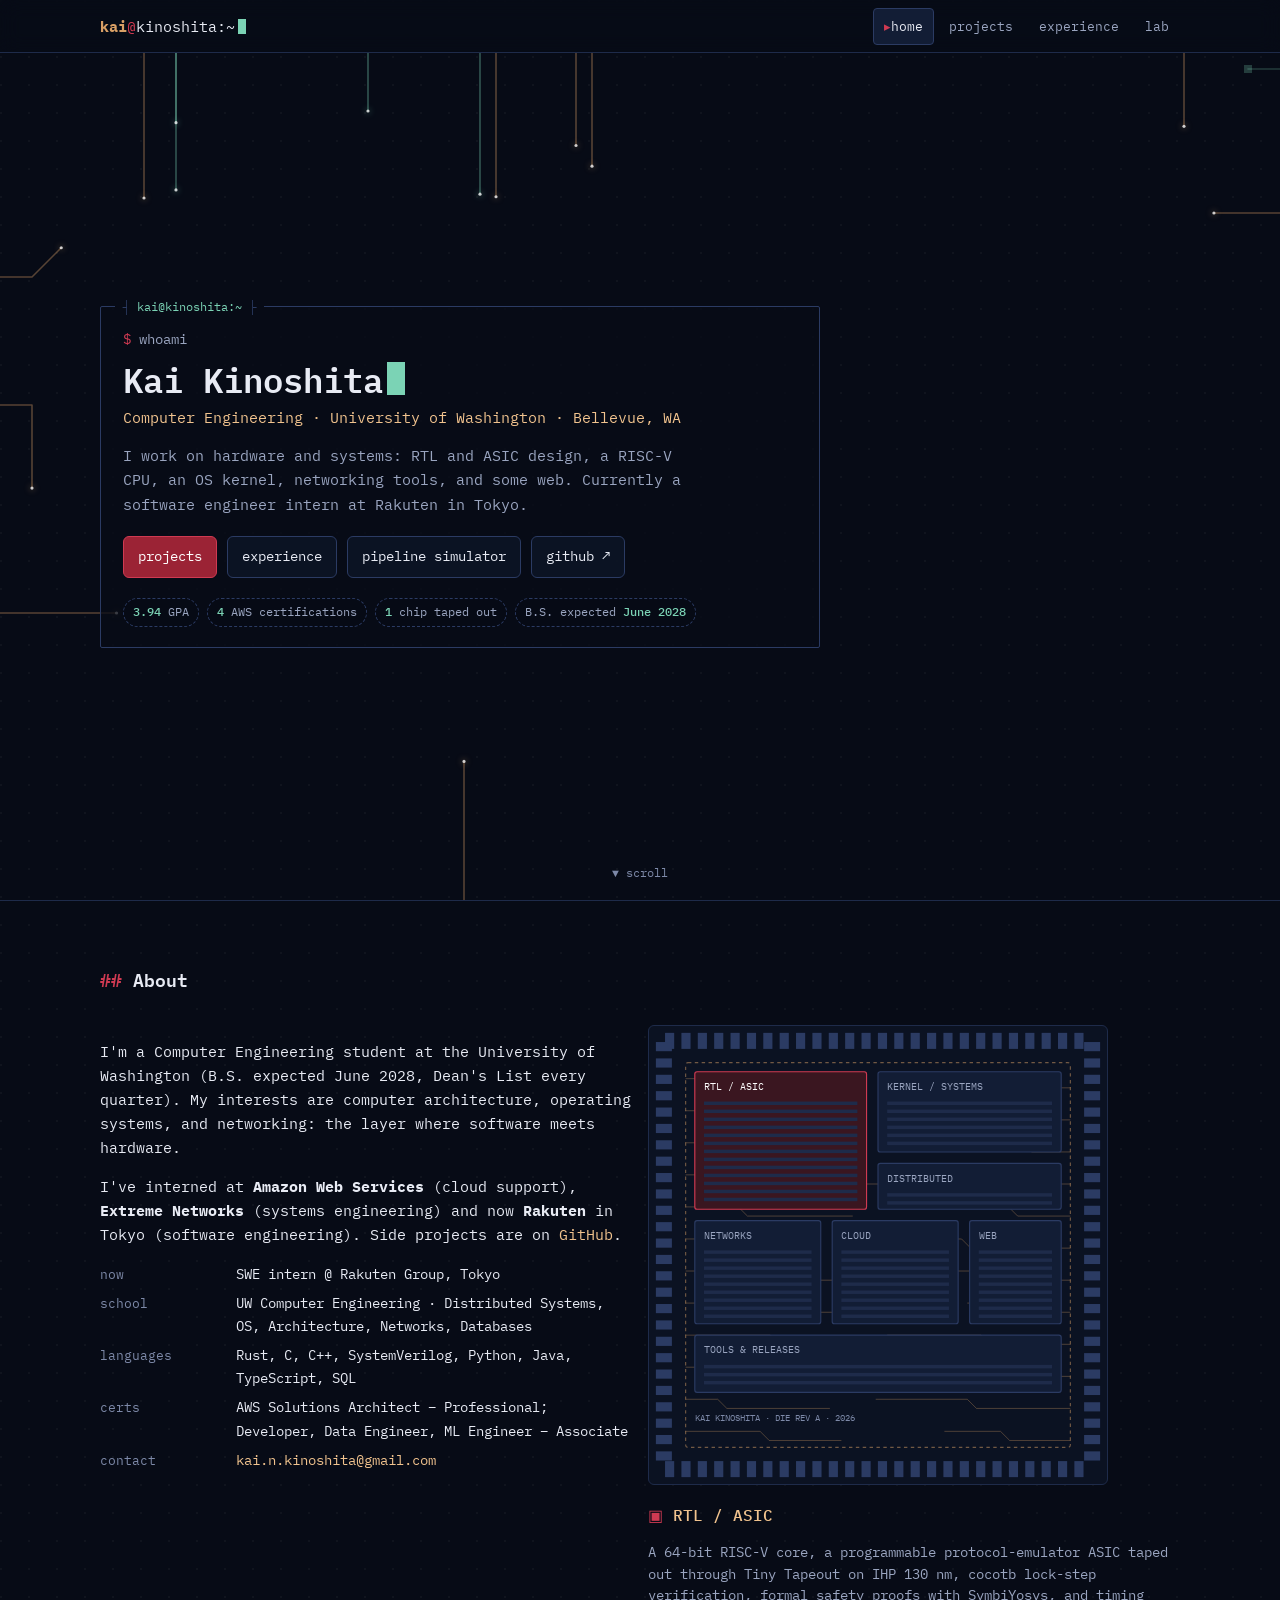
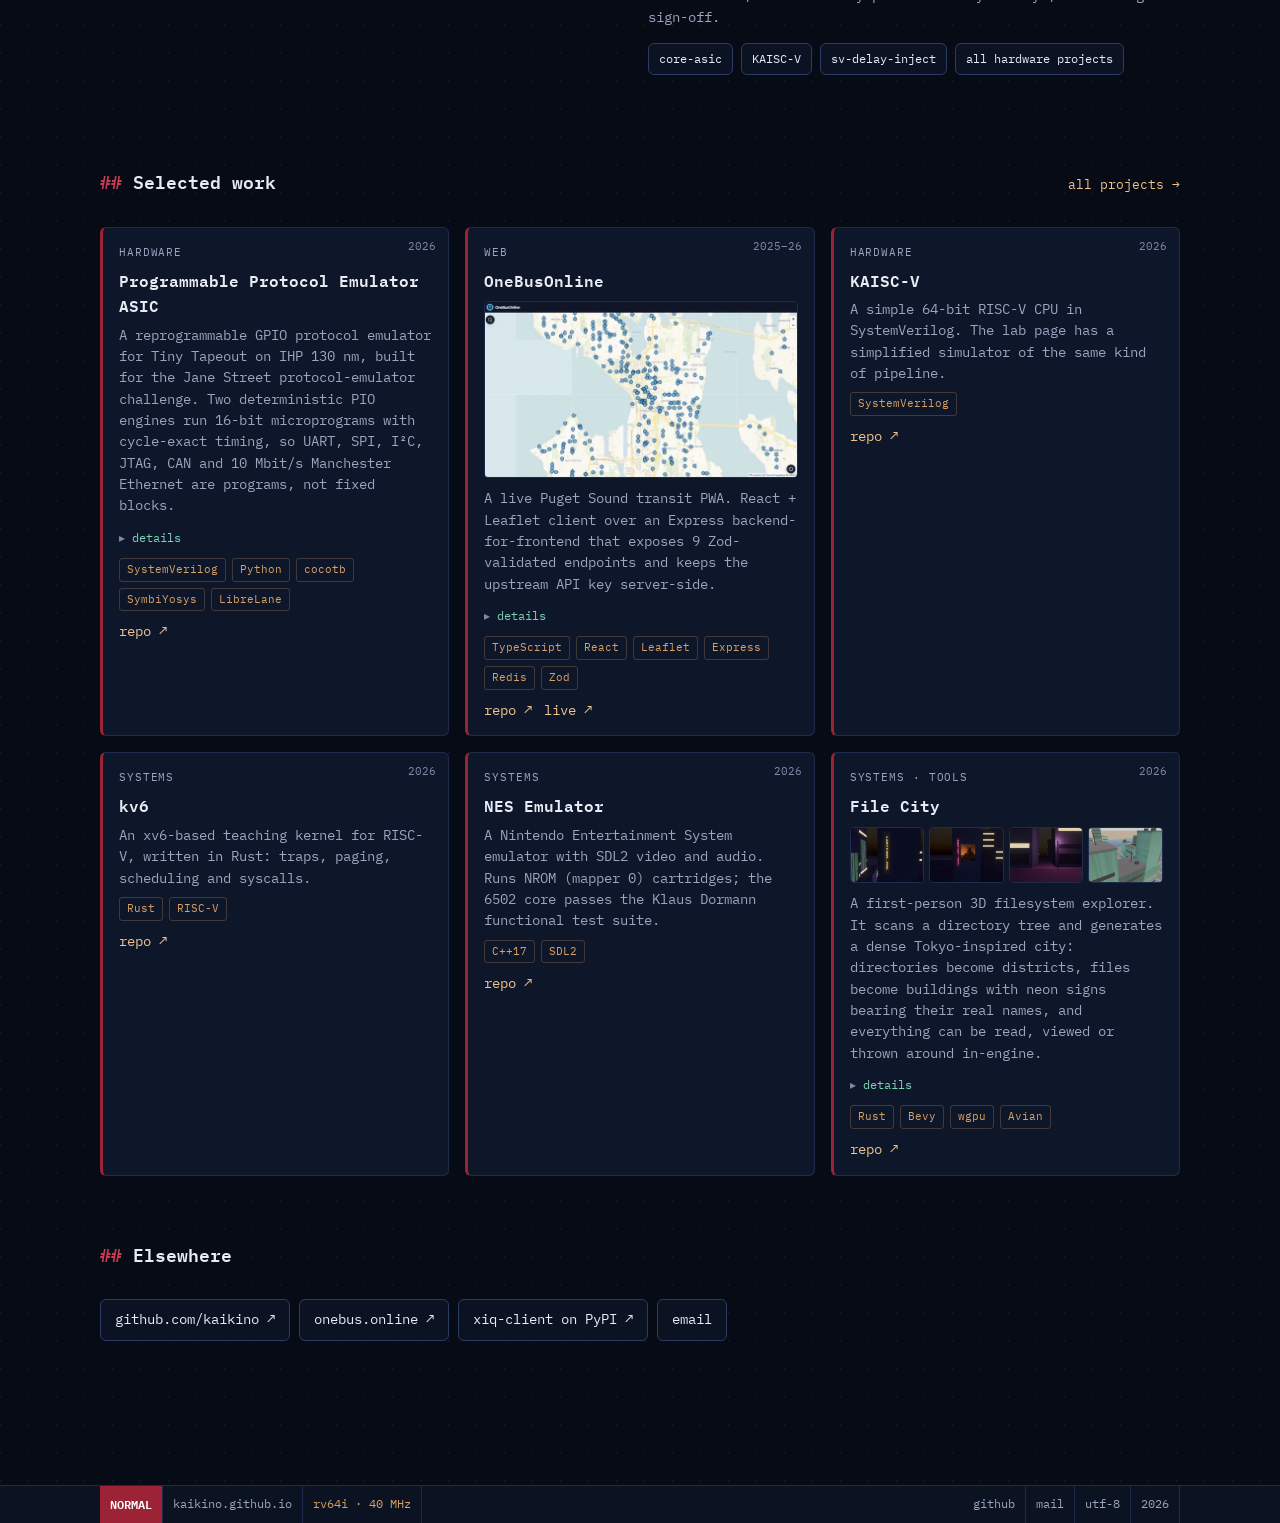
<file: index.html>
<!doctype html>
<html lang="en" class="no-js">
<head>
<!-- head -->
<meta charset="utf-8">
<meta name="viewport" content="width=device-width,initial-scale=1">
<title>Kai Kinoshita</title>
<meta name="description" content="Kai Kinoshita — Computer Engineering student at the University of Washington. Hardware, systems and networking projects, internships, and a RISC-V pipeline simulator.">
<link rel="canonical" href="https://kaikino.github.io/">
<meta name="theme-color" content="#070b16">
<meta property="og:type" content="website"><meta property="og:site_name" content="Kai Kinoshita">
<meta property="og:title" content="Kai Kinoshita"><meta property="og:description" content="Kai Kinoshita — Computer Engineering student at the University of Washington. Hardware, systems and networking projects, internships, and a RISC-V pipeline simulator.">
<meta property="og:url" content="https://kaikino.github.io/"><meta property="og:image" content="https://kaikino.github.io/assets/og.png">
<meta property="og:image:width" content="1200"><meta property="og:image:height" content="630">
<meta property="og:image:alt" content="Kai Kinoshita — Computer Engineering, University of Washington">
<meta name="twitter:card" content="summary_large_image"><meta name="twitter:title" content="Kai Kinoshita">
<meta name="twitter:description" content="Kai Kinoshita — Computer Engineering student at the University of Washington. Hardware, systems and networking projects, internships, and a RISC-V pipeline simulator."><meta name="twitter:image" content="https://kaikino.github.io/assets/og.png">
<link rel="icon" href="/assets/favicon.svg" type="image/svg+xml">
<link rel="preconnect" href="https://fonts.googleapis.com"><link rel="preconnect" href="https://fonts.gstatic.com" crossorigin>
<link rel="stylesheet" href="https://fonts.googleapis.com/css2?family=IBM+Plex+Mono:wght@400;500;600&display=swap" media="print" onload="this.media='all'">
<noscript><link rel="stylesheet" href="https://fonts.googleapis.com/css2?family=IBM+Plex+Mono:wght@400;500;600&display=swap"></noscript>
<link rel="stylesheet" href="/assets/style.css">
<script>document.documentElement.classList.remove('no-js')</script>
<!-- /head -->
<script type="application/ld+json">
{"@context":"https://schema.org","@type":"Person","name":"Kai Kinoshita","url":"https://kaikino.github.io/","email":"mailto:kai.n.kinoshita@gmail.com","image":"https://avatars.githubusercontent.com/u/44986338","jobTitle":"Software Engineer Intern","worksFor":{"@type":"Organization","name":"Rakuten Group, Inc."},"affiliation":{"@type":"CollegeOrUniversity","name":"University of Washington"},"address":{"@type":"PostalAddress","addressLocality":"Bellevue","addressRegion":"WA","addressCountry":"US"},"sameAs":["https://github.com/kaikino"],"knowsAbout":["Computer Engineering","RISC-V","SystemVerilog","ASIC design","Operating systems","Distributed systems","Computer networks","AWS","Rust","C++","Python","TypeScript"]}
</script>
</head>
<body>
<!-- nav -->
<a class="skip" href="#main">skip to content</a>
<header class="top"><div class="wrap">
  <a class="brand" href="/" aria-label="kai@kinoshita, home"><b>kai</b><span class="at">@</span>kinoshita<span class="full">:~</span><span class="cur" aria-hidden="true"></span></a>
  <nav class="nav" aria-label="Main"><a href="/index.html" class="active" aria-current="page">home</a><a href="/projects.html">projects</a><a href="/experience.html">experience</a><a href="/lab.html">lab</a></nav>
</div></header>
<!-- /nav -->
<main id="main">
<section class="hero" aria-labelledby="hero-h">
  <canvas id="traces" aria-hidden="true"></canvas>
  <div class="wrap">
    <div class="tui">
      <span class="ttl">kai@kinoshita:~</span>
      <div class="eyebrow">whoami</div>
      <h1 id="hero-h">Kai Kinoshita<span class="cur" aria-hidden="true"></span></h1>
      <p class="sub">Computer Engineering · University of Washington · Bellevue, WA</p>
      <p class="lede">I work on hardware and systems: RTL and ASIC design, a RISC-V CPU, an OS kernel, networking tools, and some web. Currently a software engineer intern at Rakuten in Tokyo.</p>
      <div class="cta">
        <a class="btn primary" href="/projects.html">projects</a>
        <a class="btn" href="/experience.html">experience</a>
        <a class="btn" href="/lab.html">pipeline simulator</a>
        <a class="btn" href="https://github.com/kaikino" target="_blank" rel="noopener">github ↗</a>
      </div>
      <ul class="chips" aria-label="Quick facts">
        <li class="chip"><b>3.94</b> GPA</li>
        <li class="chip"><b>4</b> AWS certifications</li>
        <li class="chip"><b>1</b> chip taped out</li>
        <li class="chip">B.S. expected <b>June 2028</b></li>
      </ul>
    </div>
  </div>
  <div class="scrollhint" aria-hidden="true">▼ scroll</div>
</section>

<section class="block" id="about" aria-labelledby="about-h">
  <div class="wrap">
    <div class="sec-head"><h2 id="about-h"><span class="num" aria-hidden="true">01</span>About</h2></div>
    <div class="grid c2">
      <div>
        <p>I'm a Computer Engineering student at the University of Washington (B.S. expected June 2028, Dean's List every quarter). My interests are computer architecture, operating systems, and networking: the layer where software meets hardware.</p>
        <p>I've interned at <b>Amazon Web Services</b> (cloud support), <b>Extreme Networks</b> (systems engineering) and now <b>Rakuten</b> in Tokyo (software engineering). Side projects are on <a href="https://github.com/kaikino" target="_blank" rel="noopener">GitHub</a>.</p>
        <dl class="kv">
          <dt>now</dt><dd>SWE intern @ Rakuten Group, Tokyo</dd>
          <dt>school</dt><dd>UW Computer Engineering · Distributed Systems, OS, Architecture, Networks, Databases</dd>
          <dt>languages</dt><dd>Rust, C, C++, SystemVerilog, Python, Java, TypeScript, SQL</dd>
          <dt>certs</dt><dd>AWS Solutions Architect – Professional; Developer, Data Engineer, ML Engineer – Associate</dd>
          <dt>contact</dt><dd><a href="mailto:kai.n.kinoshita@gmail.com">kai.n.kinoshita@gmail.com</a></dd>
        </dl>
      </div>
      <div class="floor">
        <svg id="die" class="die js-only" viewBox="0 0 400 400" role="group" aria-label="Chip floorplan of skill areas. Each block is a button that describes an area."></svg>
        <div id="floor-info" class="floor-info muted small" aria-live="polite">
          <noscript>Skill areas: RTL / ASIC, kernel and systems, distributed systems, networks, cloud, web, tools. See <a href="/projects.html">projects</a>.</noscript>
          <span class="js-only">hover or focus a block for details</span>
        </div>
      </div>
    </div>
  </div>
</section>

<section class="block" id="featured" style="padding-top:0" aria-labelledby="work-h">
  <div class="wrap">
    <div class="sec-head"><h2 id="work-h"><span class="num" aria-hidden="true">02</span>Selected work</h2><a class="more" href="/projects.html">all projects →</a></div>
    <div class="grid c3" id="featured-grid">
<!-- featured -->
<article class="card feat" data-tags="hardware">
    <div class="tag">hardware</div><span class="corner">2026</span>
    <h3><a href="https://github.com/kaikino/core-asic" target="_blank" rel="noopener">Programmable Protocol Emulator ASIC</a></h3><p>A reprogrammable GPIO protocol emulator for Tiny Tapeout on IHP 130 nm, built for the Jane Street protocol-emulator challenge. Two deterministic PIO engines run 16-bit microprograms with cycle-exact timing, so UART, SPI, I²C, JTAG, CAN and 10 Mbit/s Manchester Ethernet are programs, not fixed blocks.</p>
    <details class="more"><summary>details</summary><ul><li>Closes timing at 40 MHz with positive setup slack and zero DRC / LVS / antenna violations.</li><li>Verified in lock-step against a cycle-exact Python model across RTL, FPGA and gate-level netlists; 8 pin-arbitration safety properties proved by k-induction.</li><li>Cut precheck DRC from 7.5 hours to 37 seconds to unblock CI.</li></ul></details>
    <div class="stack" style="margin-top:8px"><span>SystemVerilog</span><span>Python</span><span>cocotb</span><span>SymbiYosys</span><span>LibreLane</span></div>
    <div class="small mono" style="margin-top:10px;display:flex;gap:12px"><a href="https://github.com/kaikino/core-asic" target="_blank" rel="noopener" aria-label="Programmable Protocol Emulator ASIC repository on GitHub">repo ↗</a></div>
  </article>
<article class="card feat" data-tags="web">
    <div class="tag">web</div><span class="corner">2025–26</span>
    <h3><a href="https://onebus.online" target="_blank" rel="noopener">OneBusOnline</a></h3><a class="shot " href="assets/img/onebus.webp" data-alt="onebus.online showing live stops across Seattle" aria-label="Enlarge: onebus.online showing live stops across Seattle"><img src="assets/img/onebus-640.webp" srcset="assets/img/onebus-640.webp 640w, assets/img/onebus.webp 1280w" sizes="(max-width: 700px) 90vw, 520px" width="1280" height="708" alt="onebus.online showing live stops across Seattle" loading="lazy"></a><p>A live Puget Sound transit PWA. React + Leaflet client over an Express backend-for-frontend that exposes 9 Zod-validated endpoints and keeps the upstream API key server-side.</p>
    <details class="more"><summary>details</summary><ul><li>Three-tier cache: HTTP stale-while-revalidate, Redis, and client IndexedDB.</li><li>Cache keys are bounding boxes quantized to integer ticks so client and server always agree.</li></ul></details>
    <div class="stack" style="margin-top:8px"><span>TypeScript</span><span>React</span><span>Leaflet</span><span>Express</span><span>Redis</span><span>Zod</span></div>
    <div class="small mono" style="margin-top:10px;display:flex;gap:12px"><a href="https://github.com/kaikino/OneBusOnline" target="_blank" rel="noopener" aria-label="OneBusOnline repository on GitHub">repo ↗</a><a href="https://onebus.online" target="_blank" rel="noopener" aria-label="OneBusOnline live site">live ↗</a></div>
  </article>
<article class="card feat" data-tags="hardware">
    <div class="tag">hardware</div><span class="corner">2026</span>
    <h3><a href="https://github.com/kaikino/KAISC-V" target="_blank" rel="noopener">KAISC-V</a></h3><p>A simple 64-bit RISC-V CPU in SystemVerilog. The lab page has a simplified simulator of the same kind of pipeline.</p>
    
    <div class="stack" style="margin-top:8px"><span>SystemVerilog</span></div>
    <div class="small mono" style="margin-top:10px;display:flex;gap:12px"><a href="https://github.com/kaikino/KAISC-V" target="_blank" rel="noopener" aria-label="KAISC-V repository on GitHub">repo ↗</a></div>
  </article>
<article class="card feat" data-tags="systems">
    <div class="tag">systems</div><span class="corner">2026</span>
    <h3><a href="https://github.com/kaikino/kv6" target="_blank" rel="noopener">kv6</a></h3><p>An xv6-based teaching kernel for RISC-V, written in Rust: traps, paging, scheduling and syscalls.</p>
    
    <div class="stack" style="margin-top:8px"><span>Rust</span><span>RISC-V</span></div>
    <div class="small mono" style="margin-top:10px;display:flex;gap:12px"><a href="https://github.com/kaikino/kv6" target="_blank" rel="noopener" aria-label="kv6 repository on GitHub">repo ↗</a></div>
  </article>
<article class="card feat" data-tags="systems">
    <div class="tag">systems</div><span class="corner">2026</span>
    <h3><a href="https://github.com/kaikino/NES-emulator" target="_blank" rel="noopener">NES Emulator</a></h3><p>A Nintendo Entertainment System emulator with SDL2 video and audio. Runs NROM (mapper 0) cartridges; the 6502 core passes the Klaus Dormann functional test suite.</p>
    
    <div class="stack" style="margin-top:8px"><span>C++17</span><span>SDL2</span></div>
    <div class="small mono" style="margin-top:10px;display:flex;gap:12px"><a href="https://github.com/kaikino/NES-emulator" target="_blank" rel="noopener" aria-label="NES Emulator repository on GitHub">repo ↗</a></div>
  </article>
<article class="card feat" data-tags="systems tools">
    <div class="tag">systems · tools</div><span class="corner">2026</span>
    <h3><a href="https://github.com/kaikino/file-city" target="_blank" rel="noopener">File City</a></h3><div class="shots"><a class="shot " href="assets/img/filecity-neon-night.webp" data-alt="Vertical neon filename and scrolling source on a night street" aria-label="Enlarge: Vertical neon filename and scrolling source on a night street"><img src="assets/img/filecity-neon-night-640.webp" srcset="assets/img/filecity-neon-night-640.webp 640w, assets/img/filecity-neon-night.webp 1280w" sizes="(max-width: 700px) 90vw, 520px" width="1280" height="720" alt="Vertical neon filename and scrolling source on a night street" loading="lazy"></a><a class="shot " href="assets/img/filecity-gallery-dusk.webp" data-alt="Image files as glowing storefront posters at dusk" aria-label="Enlarge: Image files as glowing storefront posters at dusk"><img src="assets/img/filecity-gallery-dusk-640.webp" srcset="assets/img/filecity-gallery-dusk-640.webp 640w, assets/img/filecity-gallery-dusk.webp 1280w" sizes="(max-width: 700px) 90vw, 520px" width="1280" height="720" alt="Image files as glowing storefront posters at dusk" loading="lazy"></a><a class="shot " href="assets/img/filecity-alley-night.webp" data-alt="A back alley at night" aria-label="Enlarge: A back alley at night"><img src="assets/img/filecity-alley-night-640.webp" srcset="assets/img/filecity-alley-night-640.webp 640w, assets/img/filecity-alley-night.webp 1280w" sizes="(max-width: 700px) 90vw, 520px" width="1280" height="720" alt="A back alley at night" loading="lazy"></a><a class="shot " href="assets/img/filecity-aerial-day.webp" data-alt="Daytime rooftops: packed blocks, antennas and district signs" aria-label="Enlarge: Daytime rooftops: packed blocks, antennas and district signs"><img src="assets/img/filecity-aerial-day-640.webp" srcset="assets/img/filecity-aerial-day-640.webp 640w, assets/img/filecity-aerial-day.webp 1280w" sizes="(max-width: 700px) 90vw, 520px" width="1280" height="720" alt="Daytime rooftops: packed blocks, antennas and district signs" loading="lazy"></a></div><p>A first-person 3D filesystem explorer. It scans a directory tree and generates a dense Tokyo-inspired city: directories become districts, files become buildings with neon signs bearing their real names, and everything can be read, viewed or thrown around in-engine.</p>
    <details class="more"><summary>details</summary><ul><li>Every building is seeded by its file's path hash; height scales with file size.</li><li>Physically-based atmosphere with an 8-minute day/night cycle.</li></ul></details>
    <div class="stack" style="margin-top:8px"><span>Rust</span><span>Bevy</span><span>wgpu</span><span>Avian</span></div>
    <div class="small mono" style="margin-top:10px;display:flex;gap:12px"><a href="https://github.com/kaikino/file-city" target="_blank" rel="noopener" aria-label="File City repository on GitHub">repo ↗</a></div>
  </article>
<!-- /featured -->
    </div>
  </div>
</section>

<section class="block" style="padding-top:0" aria-labelledby="else-h">
  <div class="wrap">
    <div class="sec-head"><h2 id="else-h"><span class="num" aria-hidden="true">03</span>Elsewhere</h2></div>
    <div class="cta">
      <a class="btn" href="https://github.com/kaikino" target="_blank" rel="noopener">github.com/kaikino ↗</a>
      <a class="btn" href="https://onebus.online" target="_blank" rel="noopener">onebus.online ↗</a>
      <a class="btn" href="https://pypi.org/project/xiq-client/" target="_blank" rel="noopener">xiq-client on PyPI ↗</a>
      <a class="btn" href="mailto:kai.n.kinoshita@gmail.com">email</a>
    </div>
  </div>
</section>
</main>
<!-- footer -->
<footer class="status"><div class="wrap">
  <span class="mode" aria-hidden="true">NORMAL</span>
  <span>kaikino.github.io</span>
  <span class="cu">rv64i · 40 MHz</span>
  <span class="spacer"></span>
  <span><a href="https://github.com/kaikino">github</a></span>
  <span><a href="mailto:kai.n.kinoshita@gmail.com">mail</a></span>
  <span>utf-8</span>
  <span>2026</span>
</div></footer>
<!-- /footer -->
<script src="/assets/data.js" defer></script>
<script src="/assets/site.js" defer></script>
</body>
</html>
</file>
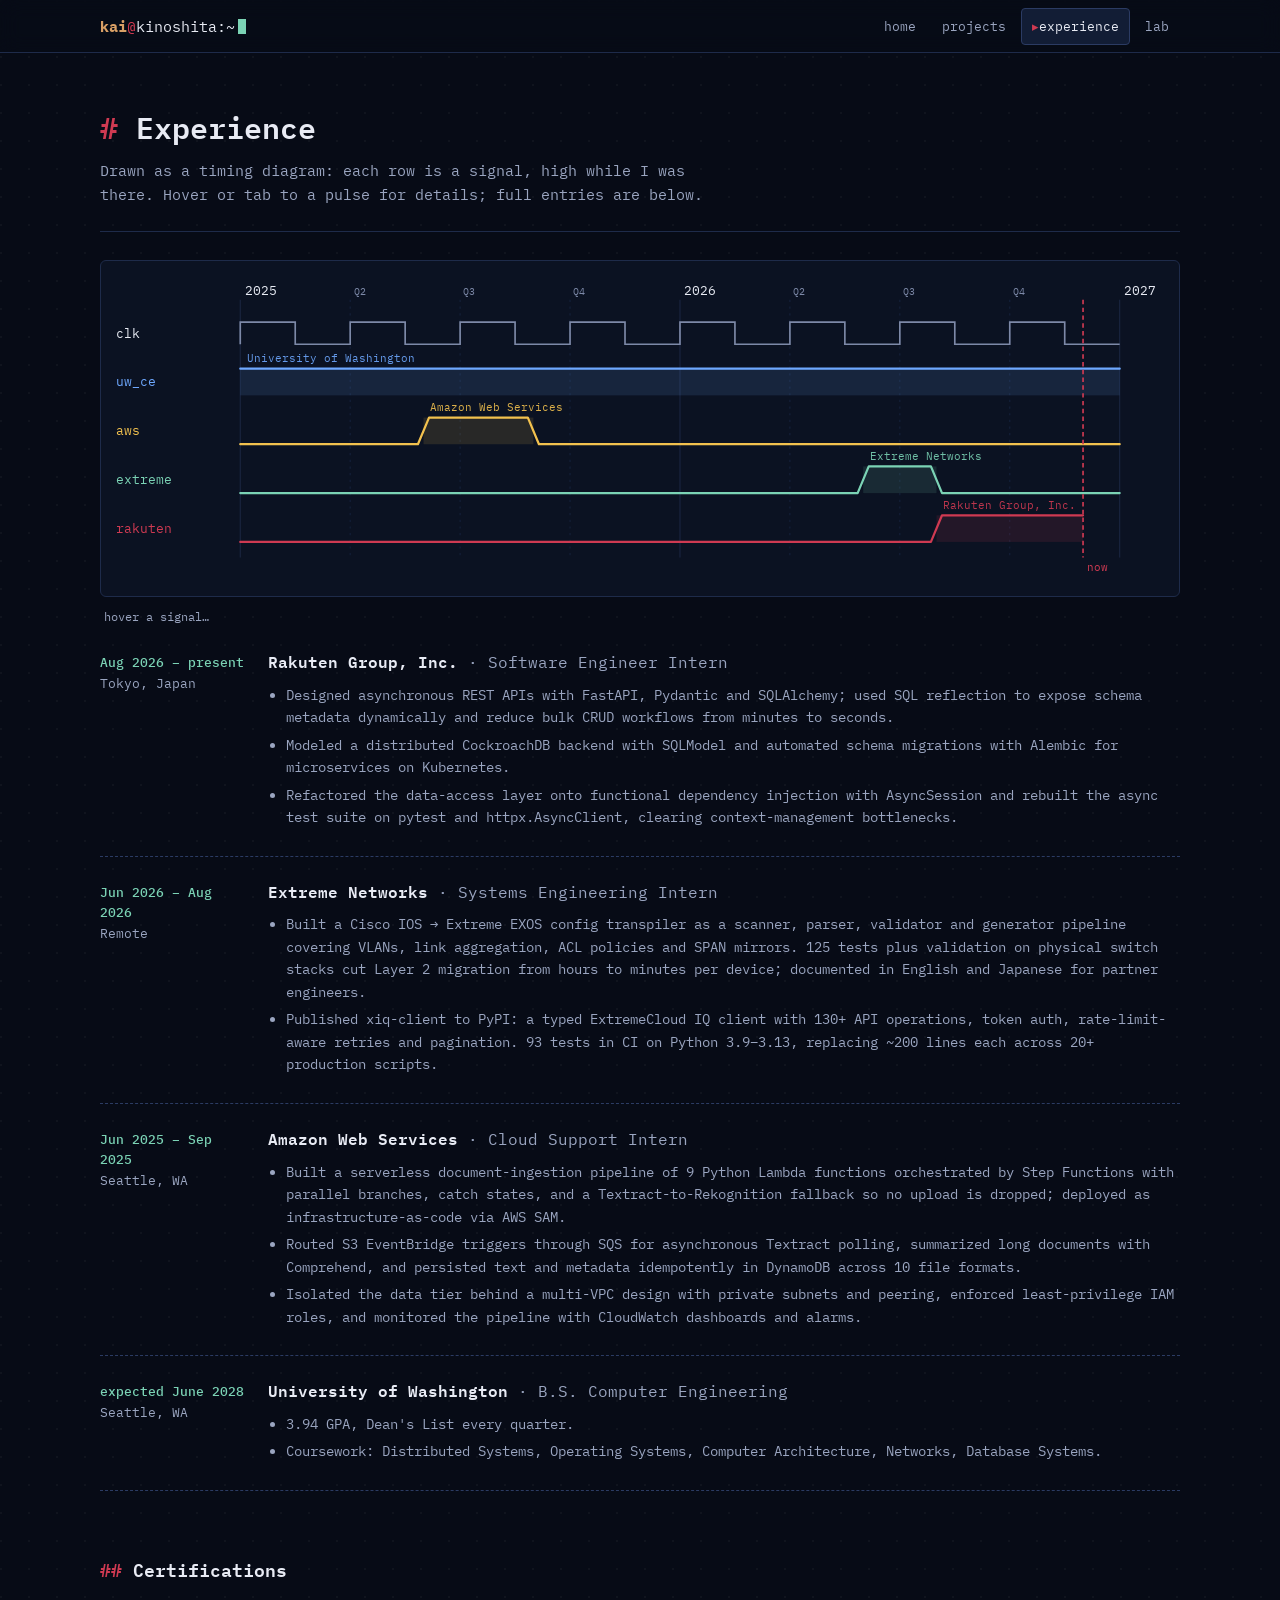
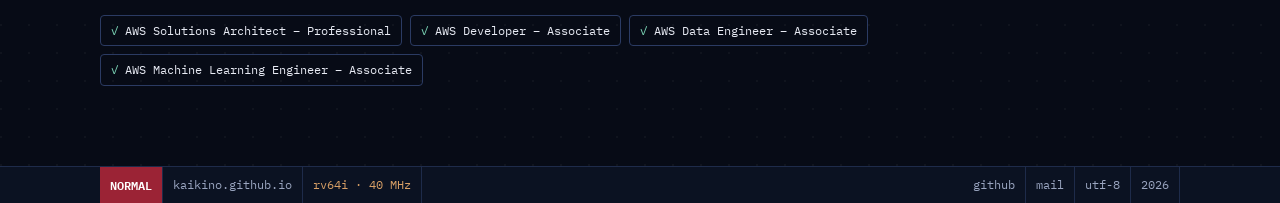
<file: experience.html>
<!doctype html>
<html lang="en" class="no-js">
<head>
<!-- head -->
<meta charset="utf-8">
<meta name="viewport" content="width=device-width,initial-scale=1">
<title>Experience · Kai Kinoshita</title>
<meta name="description" content="Internships and education of Kai Kinoshita: Rakuten, Extreme Networks, Amazon Web Services, University of Washington.">
<link rel="canonical" href="https://kaikino.github.io/experience.html">
<meta name="theme-color" content="#070b16">
<meta property="og:type" content="website"><meta property="og:site_name" content="Kai Kinoshita">
<meta property="og:title" content="Experience · Kai Kinoshita"><meta property="og:description" content="Internships and education of Kai Kinoshita: Rakuten, Extreme Networks, Amazon Web Services, University of Washington.">
<meta property="og:url" content="https://kaikino.github.io/experience.html"><meta property="og:image" content="https://kaikino.github.io/assets/og.png">
<meta property="og:image:width" content="1200"><meta property="og:image:height" content="630">
<meta property="og:image:alt" content="Kai Kinoshita — Computer Engineering, University of Washington">
<meta name="twitter:card" content="summary_large_image"><meta name="twitter:title" content="Experience · Kai Kinoshita">
<meta name="twitter:description" content="Internships and education of Kai Kinoshita: Rakuten, Extreme Networks, Amazon Web Services, University of Washington."><meta name="twitter:image" content="https://kaikino.github.io/assets/og.png">
<link rel="icon" href="/assets/favicon.svg" type="image/svg+xml">
<link rel="preconnect" href="https://fonts.googleapis.com"><link rel="preconnect" href="https://fonts.gstatic.com" crossorigin>
<link rel="stylesheet" href="https://fonts.googleapis.com/css2?family=IBM+Plex+Mono:wght@400;500;600&display=swap" media="print" onload="this.media='all'">
<noscript><link rel="stylesheet" href="https://fonts.googleapis.com/css2?family=IBM+Plex+Mono:wght@400;500;600&display=swap"></noscript>
<link rel="stylesheet" href="/assets/style.css">
<script>document.documentElement.classList.remove('no-js')</script>
<!-- /head -->
</head>
<body>
<!-- nav -->
<a class="skip" href="#main">skip to content</a>
<header class="top"><div class="wrap">
  <a class="brand" href="/" aria-label="kai@kinoshita, home"><b>kai</b><span class="at">@</span>kinoshita<span class="full">:~</span><span class="cur" aria-hidden="true"></span></a>
  <nav class="nav" aria-label="Main"><a href="/index.html">home</a><a href="/projects.html">projects</a><a href="/experience.html" class="active" aria-current="page">experience</a><a href="/lab.html">lab</a></nav>
</div></header>
<!-- /nav -->
<main id="main" class="wrap">
  <div class="page-head">
    <h1>Experience</h1>
    <p>Drawn as a timing diagram: each row is a signal, high while I was there. Hover or tab to a pulse for details; full entries are below.</p>
  </div>
  <div class="timing js-only" id="timing"></div>
  <div class="tip js-only" id="tip" aria-live="polite">hover a signal…</div>
  <noscript><p class="muted small mono">The interactive timing diagram needs JavaScript; the entries below are the same information.</p></noscript>

  <div id="xp">
<!-- xp -->
<article class="xp" id="xp-rak">
    <div class="when"><b>Aug 2026 – present</b>Tokyo, Japan</div>
    <div><h2>Rakuten Group, Inc. <span>· Software Engineer Intern</span></h2><ul><li>Designed asynchronous REST APIs with FastAPI, Pydantic and SQLAlchemy; used SQL reflection to expose schema metadata dynamically and reduce bulk CRUD workflows from minutes to seconds.</li><li>Modeled a distributed CockroachDB backend with SQLModel and automated schema migrations with Alembic for microservices on Kubernetes.</li><li>Refactored the data-access layer onto functional dependency injection with AsyncSession and rebuilt the async test suite on pytest and httpx.AsyncClient, clearing context-management bottlenecks.</li></ul></div></article>
<article class="xp" id="xp-ext">
    <div class="when"><b>Jun 2026 – Aug 2026</b>Remote</div>
    <div><h2>Extreme Networks <span>· Systems Engineering Intern</span></h2><ul><li>Built a Cisco IOS → Extreme EXOS config transpiler as a scanner, parser, validator and generator pipeline covering VLANs, link aggregation, ACL policies and SPAN mirrors. 125 tests plus validation on physical switch stacks cut Layer 2 migration from hours to minutes per device; documented in English and Japanese for partner engineers.</li><li>Published xiq-client to PyPI: a typed ExtremeCloud IQ client with 130+ API operations, token auth, rate-limit-aware retries and pagination. 93 tests in CI on Python 3.9–3.13, replacing ~200 lines each across 20+ production scripts.</li></ul></div></article>
<article class="xp" id="xp-aws">
    <div class="when"><b>Jun 2025 – Sep 2025</b>Seattle, WA</div>
    <div><h2>Amazon Web Services <span>· Cloud Support Intern</span></h2><ul><li>Built a serverless document-ingestion pipeline of 9 Python Lambda functions orchestrated by Step Functions with parallel branches, catch states, and a Textract-to-Rekognition fallback so no upload is dropped; deployed as infrastructure-as-code via AWS SAM.</li><li>Routed S3 EventBridge triggers through SQS for asynchronous Textract polling, summarized long documents with Comprehend, and persisted text and metadata idempotently in DynamoDB across 10 file formats.</li><li>Isolated the data tier behind a multi-VPC design with private subnets and peering, enforced least-privilege IAM roles, and monitored the pipeline with CloudWatch dashboards and alarms.</li></ul></div></article>
<article class="xp" id="xp-uw">
    <div class="when"><b>expected June 2028</b>Seattle, WA</div>
    <div><h2>University of Washington <span>· B.S. Computer Engineering</span></h2><ul><li>3.94 GPA, Dean's List every quarter.</li><li>Coursework: Distributed Systems, Operating Systems, Computer Architecture, Networks, Database Systems.</li></ul></div></article>
<!-- /xp -->
  </div>

  <section class="block" style="padding-bottom:0" aria-labelledby="certs-h">
    <div class="sec-head"><h2 id="certs-h">Certifications</h2></div>
    <ul class="certs" aria-label="AWS certifications">
      <li>AWS Solutions Architect – Professional</li>
      <li>AWS Developer – Associate</li>
      <li>AWS Data Engineer – Associate</li>
      <li>AWS Machine Learning Engineer – Associate</li>
    </ul>
  </section>
</main>
<!-- footer -->
<footer class="status"><div class="wrap">
  <span class="mode" aria-hidden="true">NORMAL</span>
  <span>kaikino.github.io</span>
  <span class="cu">rv64i · 40 MHz</span>
  <span class="spacer"></span>
  <span><a href="https://github.com/kaikino">github</a></span>
  <span><a href="mailto:kai.n.kinoshita@gmail.com">mail</a></span>
  <span>utf-8</span>
  <span>2026</span>
</div></footer>
<!-- /footer -->
<script src="/assets/data.js" defer></script>
<script src="/assets/timeline.js" defer></script>
<script src="/assets/site.js" defer></script>
</body>
</html>
</file>
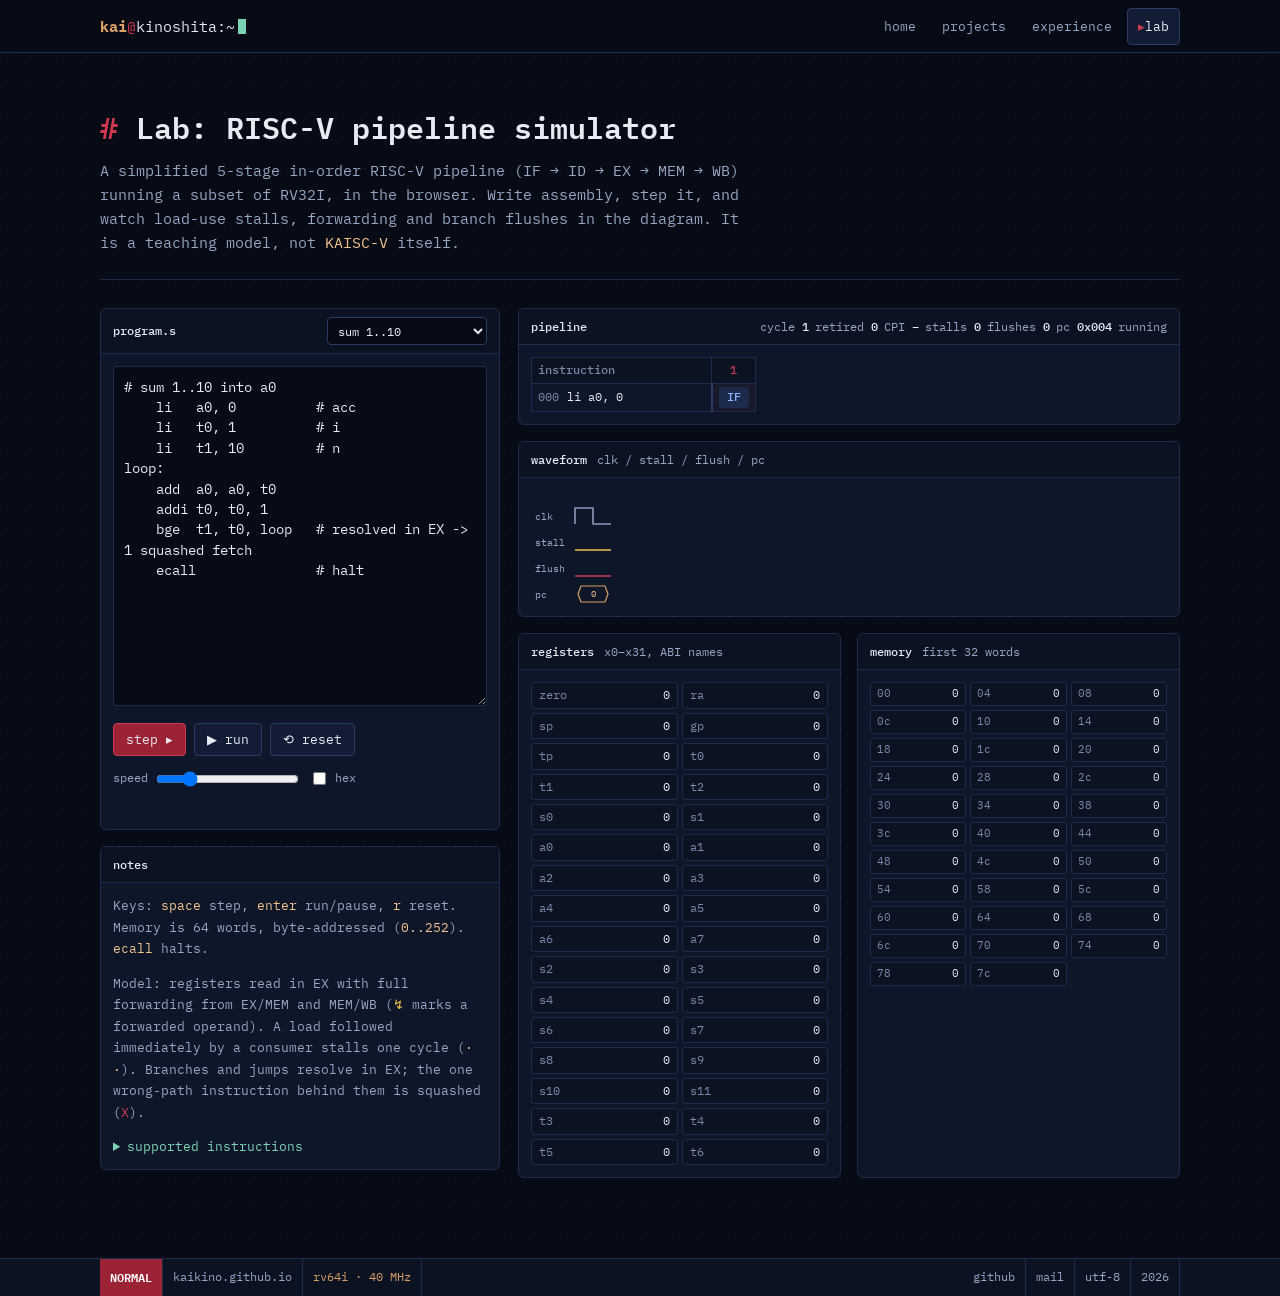
<file: lab.html>
<!doctype html>
<html lang="en" class="no-js">
<head>
<!-- head -->
<meta charset="utf-8">
<meta name="viewport" content="width=device-width,initial-scale=1">
<title>Lab · Kai Kinoshita</title>
<meta name="description" content="An interactive 5-stage RISC-V pipeline simulator: write RV32I assembly, step it, and watch stalls, forwarding and flushes.">
<link rel="canonical" href="https://kaikino.github.io/lab.html">
<meta name="theme-color" content="#070b16">
<meta property="og:type" content="website"><meta property="og:site_name" content="Kai Kinoshita">
<meta property="og:title" content="Lab · Kai Kinoshita"><meta property="og:description" content="An interactive 5-stage RISC-V pipeline simulator: write RV32I assembly, step it, and watch stalls, forwarding and flushes.">
<meta property="og:url" content="https://kaikino.github.io/lab.html"><meta property="og:image" content="https://kaikino.github.io/assets/og.png">
<meta property="og:image:width" content="1200"><meta property="og:image:height" content="630">
<meta property="og:image:alt" content="Kai Kinoshita — Computer Engineering, University of Washington">
<meta name="twitter:card" content="summary_large_image"><meta name="twitter:title" content="Lab · Kai Kinoshita">
<meta name="twitter:description" content="An interactive 5-stage RISC-V pipeline simulator: write RV32I assembly, step it, and watch stalls, forwarding and flushes."><meta name="twitter:image" content="https://kaikino.github.io/assets/og.png">
<link rel="icon" href="/assets/favicon.svg" type="image/svg+xml">
<link rel="preconnect" href="https://fonts.googleapis.com"><link rel="preconnect" href="https://fonts.gstatic.com" crossorigin>
<link rel="stylesheet" href="https://fonts.googleapis.com/css2?family=IBM+Plex+Mono:wght@400;500;600&display=swap" media="print" onload="this.media='all'">
<noscript><link rel="stylesheet" href="https://fonts.googleapis.com/css2?family=IBM+Plex+Mono:wght@400;500;600&display=swap"></noscript>
<link rel="stylesheet" href="/assets/style.css">
<script>document.documentElement.classList.remove('no-js')</script>
<!-- /head -->
</head>
<body>
<!-- nav -->
<a class="skip" href="#main">skip to content</a>
<header class="top"><div class="wrap">
  <a class="brand" href="/" aria-label="kai@kinoshita, home"><b>kai</b><span class="at">@</span>kinoshita<span class="full">:~</span><span class="cur" aria-hidden="true"></span></a>
  <nav class="nav" aria-label="Main"><a href="/index.html">home</a><a href="/projects.html">projects</a><a href="/experience.html">experience</a><a href="/lab.html" class="active" aria-current="page">lab</a></nav>
</div></header>
<!-- /nav -->
<main id="main" class="wrap">
  <div class="page-head">
    <h1>Lab: RISC-V pipeline simulator</h1>
    <p>A simplified 5-stage in-order RISC-V pipeline (IF → ID → EX → MEM → WB) running a subset of RV32I, in the browser. Write assembly, step it, and watch load-use stalls, forwarding and branch flushes in the diagram. It is a teaching model, not <a href="https://github.com/kaikino/KAISC-V" target="_blank" rel="noopener">KAISC-V</a> itself.</p>
  </div>
  <noscript><div class="panel" style="padding:16px;margin-bottom:18px"><b>This page needs JavaScript.</b> The simulator assembles and runs your program entirely in the browser, so there is nothing to show without it. Everything else on the site works without scripts.</div></noscript>

  <div class="lab js-only">
    <div>
      <section class="panel" aria-labelledby="src-h">
        <div class="ph"><b id="src-h">program.s</b><div class="right"><label class="sr-only" for="preset">Example program</label><select id="preset">
          <option value="sum">sum 1..10</option><option value="fib">fibonacci → memory</option><option value="hazard">hazards demo</option><option value="gcd">gcd by subtraction</option></select></div></div>
        <div class="pb">
          <label class="sr-only" for="src">Assembly source</label>
          <textarea id="src" class="code" spellcheck="false" autocomplete="off" autocapitalize="off"></textarea>
          <div class="ctrl">
            <button type="button" id="b-step" class="primary" title="space" aria-keyshortcuts="Space">step ▸</button>
            <button type="button" id="b-run" title="enter" aria-keyshortcuts="Enter">▶ run</button>
            <button type="button" id="b-reset" title="r" aria-keyshortcuts="r">⟲ reset</button>
            <label for="speed">speed <input id="speed" type="range" min="1" max="30" value="6" aria-label="Run speed, cycles per second"></label>
            <label for="hex"><input id="hex" type="checkbox"> hex</label>
          </div>
          <div class="err" id="err" role="status" aria-live="polite"></div>
        </div>
      </section>

      <section class="panel help" style="margin-top:16px" aria-labelledby="notes-h">
        <div class="ph"><b id="notes-h">notes</b></div>
        <div class="pb">
          <p style="margin-top:0">Keys: <code>space</code> step, <code>enter</code> run/pause, <code>r</code> reset. Memory is 64 words, byte-addressed (<code>0..252</code>). <code>ecall</code> halts.</p>
          <p>Model: registers read in EX with full forwarding from EX/MEM and MEM/WB (<span class="amber">↯</span> marks a forwarded operand). A load followed immediately by a consumer stalls one cycle (<code>· ·</code>). Branches and jumps resolve in EX; the one wrong-path instruction behind them is squashed (<span class="ox">X</span>).</p>
          <details><summary>supported instructions</summary>
            <table>
              <tr><td>add sub and or xor sll srl sra slt sltu</td><td>rd, rs1, rs2</td></tr>
              <tr><td>addi andi ori xori slli srli srai slti sltiu</td><td>rd, rs1, imm</td></tr>
              <tr><td>lui auipc</td><td>rd, imm</td></tr>
              <tr><td>lw sw</td><td>rd/rs2, imm(rs1)</td></tr>
              <tr><td>beq bne blt bge bltu bgeu</td><td>rs1, rs2, label</td></tr>
              <tr><td>jal jalr j ret</td><td>[rd,] label / rs1</td></tr>
              <tr><td>li mv nop ecall</td><td>pseudo-ops</td></tr>
            </table>
          </details>
        </div>
      </section>
    </div>

    <div>
      <section class="panel" aria-labelledby="pipe-h">
        <div class="ph"><b id="pipe-h">pipeline</b><div class="right stat" id="stat"></div></div>
        <div class="pb pipe" id="pipe" tabindex="0" role="region" aria-label="Pipeline diagram, scrollable"></div>
      </section>
      <section class="panel" style="margin-top:16px" aria-labelledby="wave-h">
        <div class="ph"><b id="wave-h">waveform</b><span>clk / stall / flush / pc</span></div>
        <div class="pb wave" id="wave" tabindex="0" role="region" aria-label="Waveform of clock, stall, flush and program counter, scrollable"></div>
      </section>
      <div class="grid c2" style="margin-top:16px">
        <section class="panel" aria-labelledby="regs-h"><div class="ph"><b id="regs-h">registers</b><span>x0–x31, ABI names</span></div><div class="pb regs" id="regs"></div></section>
        <section class="panel" aria-labelledby="mem-h"><div class="ph"><b id="mem-h">memory</b><span>first 32 words</span></div><div class="pb memv" id="mem"></div></section>
      </div>
    </div>
  </div>
</main>
<!-- footer -->
<footer class="status"><div class="wrap">
  <span class="mode" aria-hidden="true">NORMAL</span>
  <span>kaikino.github.io</span>
  <span class="cu">rv64i · 40 MHz</span>
  <span class="spacer"></span>
  <span><a href="https://github.com/kaikino">github</a></span>
  <span><a href="mailto:kai.n.kinoshita@gmail.com">mail</a></span>
  <span>utf-8</span>
  <span>2026</span>
</div></footer>
<!-- /footer -->
<script src="/assets/riscv.js" defer></script>
<script src="/assets/site.js" defer></script>
</body>
</html>
</file>
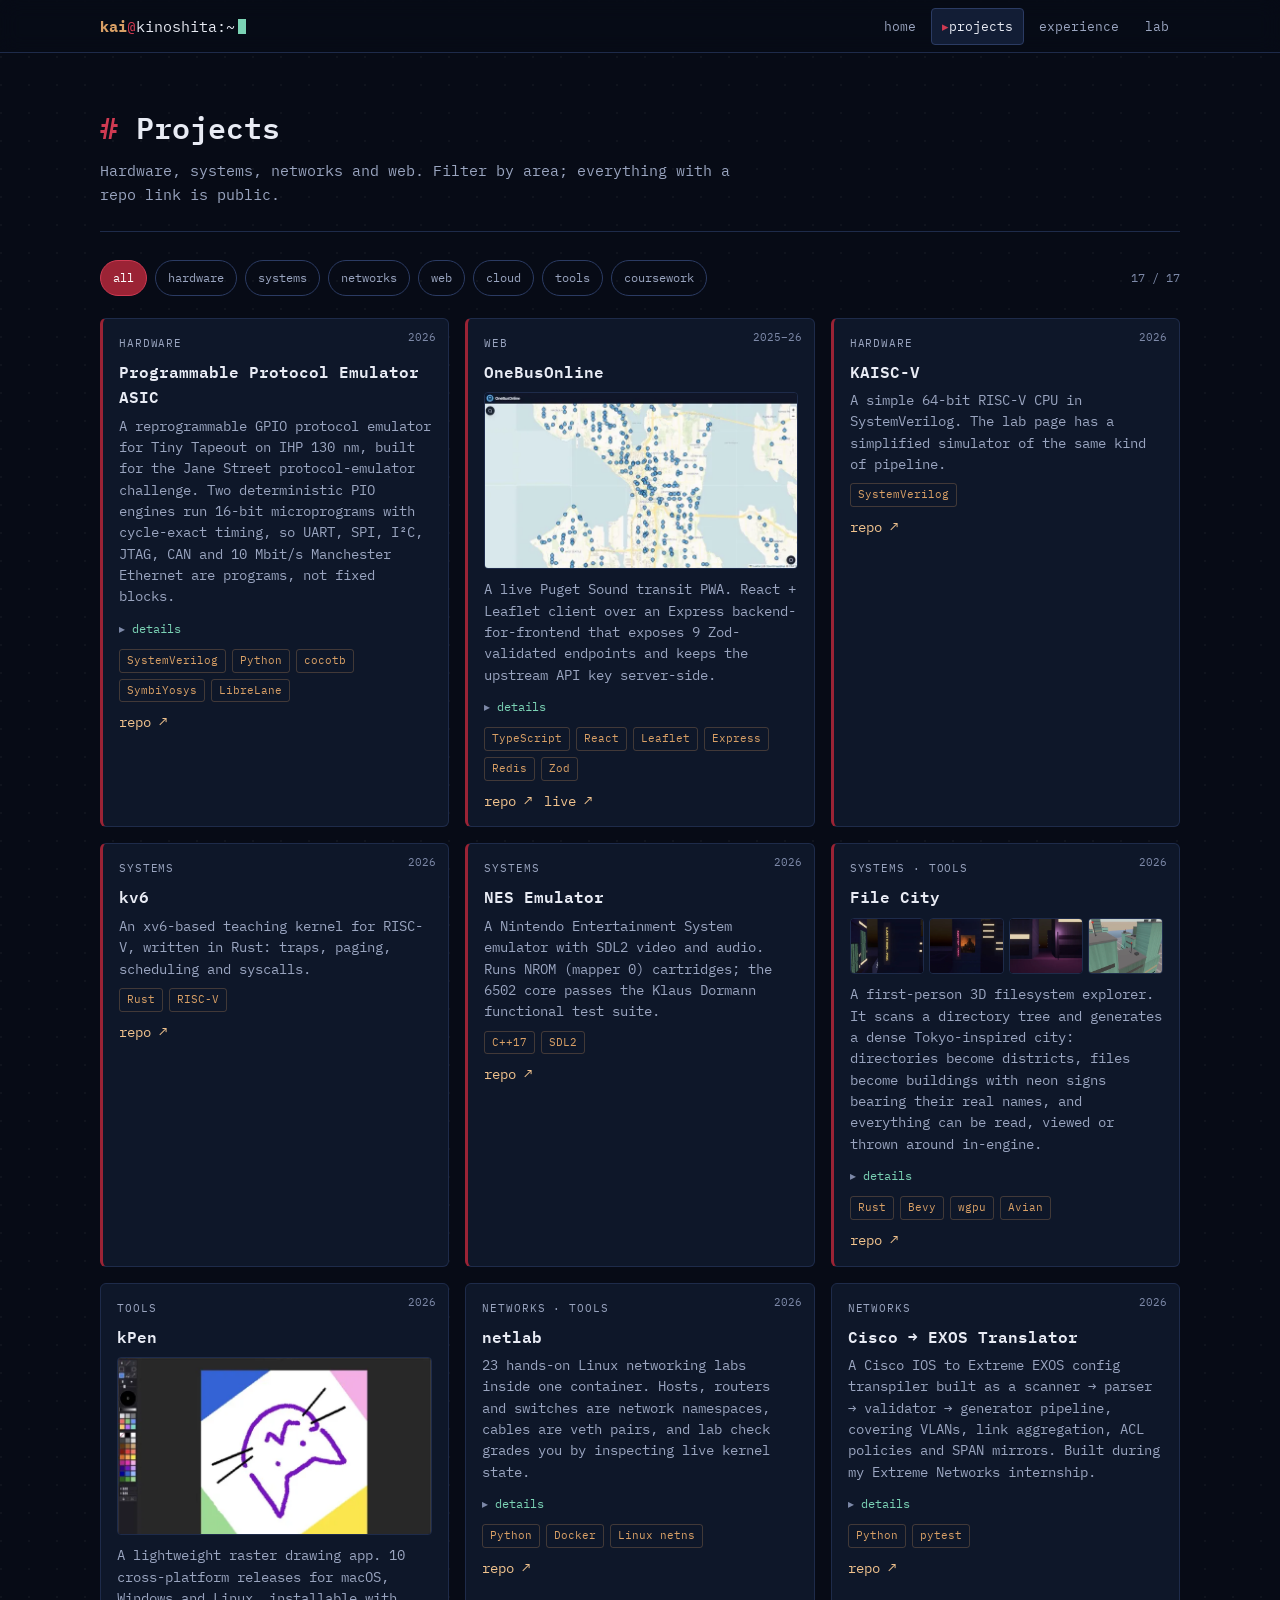
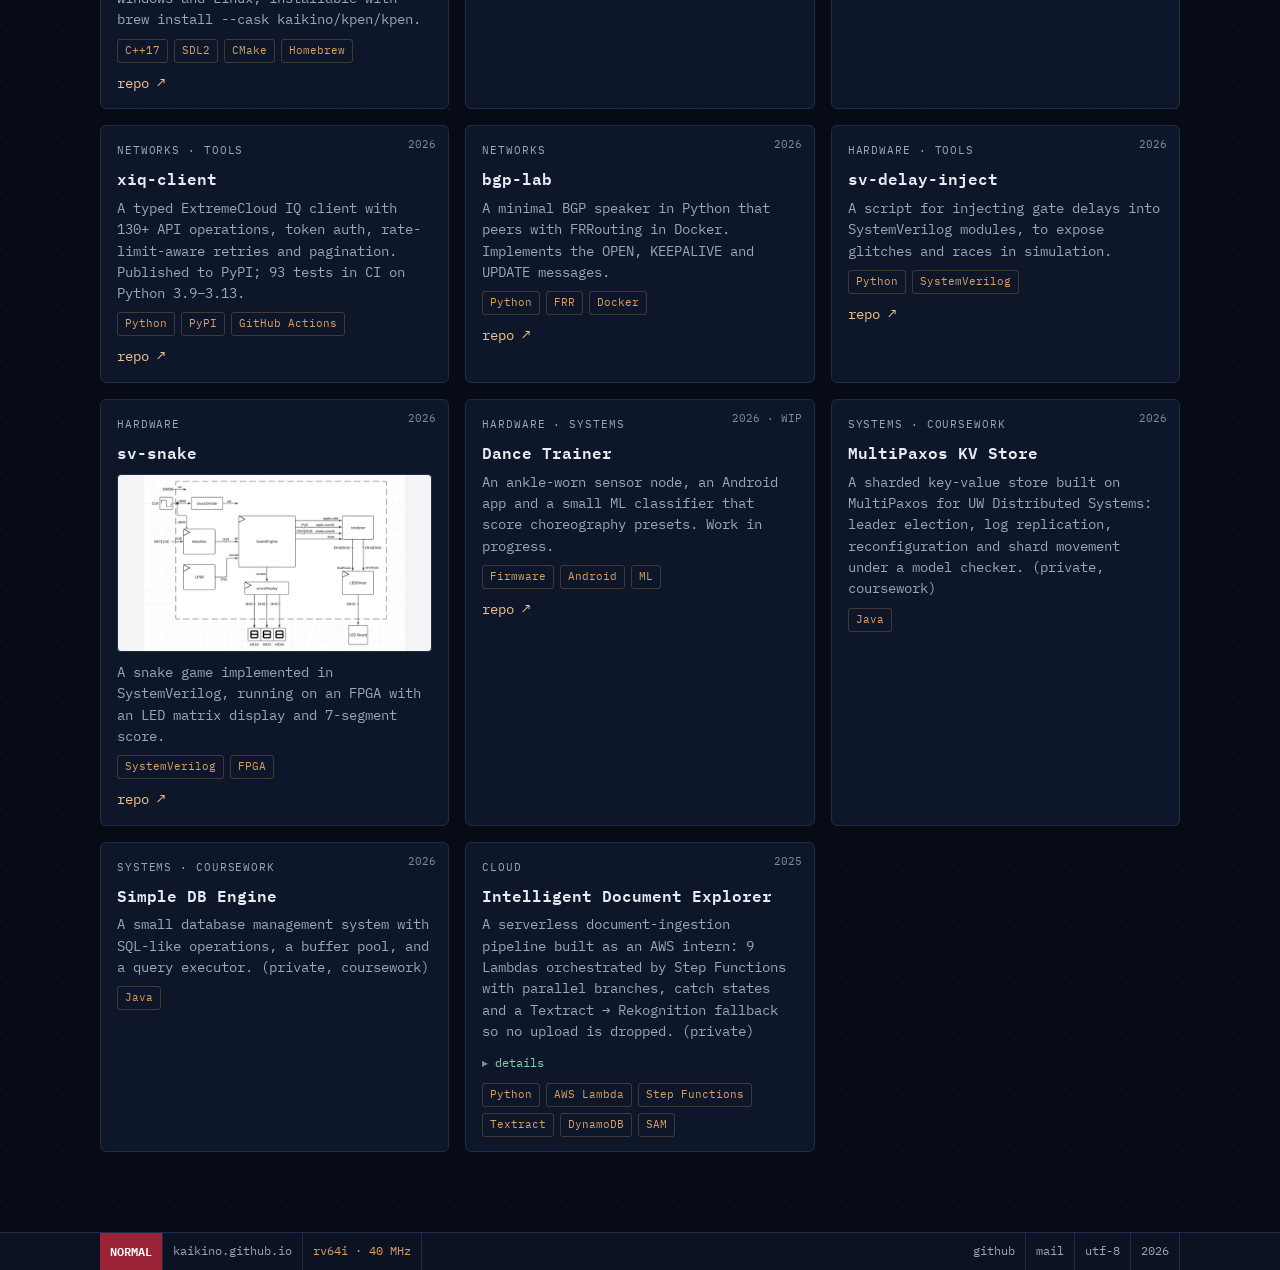
<file: projects.html>
<!doctype html>
<html lang="en" class="no-js">
<head>
<!-- head -->
<meta charset="utf-8">
<meta name="viewport" content="width=device-width,initial-scale=1">
<title>Projects · Kai Kinoshita</title>
<meta name="description" content="Projects by Kai Kinoshita: a protocol-emulator ASIC, a RISC-V CPU, a Rust kernel, an NES emulator, networking tools and OneBusOnline.">
<link rel="canonical" href="https://kaikino.github.io/projects.html">
<meta name="theme-color" content="#070b16">
<meta property="og:type" content="website"><meta property="og:site_name" content="Kai Kinoshita">
<meta property="og:title" content="Projects · Kai Kinoshita"><meta property="og:description" content="Projects by Kai Kinoshita: a protocol-emulator ASIC, a RISC-V CPU, a Rust kernel, an NES emulator, networking tools and OneBusOnline.">
<meta property="og:url" content="https://kaikino.github.io/projects.html"><meta property="og:image" content="https://kaikino.github.io/assets/og.png">
<meta property="og:image:width" content="1200"><meta property="og:image:height" content="630">
<meta property="og:image:alt" content="Kai Kinoshita — Computer Engineering, University of Washington">
<meta name="twitter:card" content="summary_large_image"><meta name="twitter:title" content="Projects · Kai Kinoshita">
<meta name="twitter:description" content="Projects by Kai Kinoshita: a protocol-emulator ASIC, a RISC-V CPU, a Rust kernel, an NES emulator, networking tools and OneBusOnline."><meta name="twitter:image" content="https://kaikino.github.io/assets/og.png">
<link rel="icon" href="/assets/favicon.svg" type="image/svg+xml">
<link rel="preconnect" href="https://fonts.googleapis.com"><link rel="preconnect" href="https://fonts.gstatic.com" crossorigin>
<link rel="stylesheet" href="https://fonts.googleapis.com/css2?family=IBM+Plex+Mono:wght@400;500;600&display=swap" media="print" onload="this.media='all'">
<noscript><link rel="stylesheet" href="https://fonts.googleapis.com/css2?family=IBM+Plex+Mono:wght@400;500;600&display=swap"></noscript>
<link rel="stylesheet" href="/assets/style.css">
<script>document.documentElement.classList.remove('no-js')</script>
<!-- /head -->
</head>
<body>
<!-- nav -->
<a class="skip" href="#main">skip to content</a>
<header class="top"><div class="wrap">
  <a class="brand" href="/" aria-label="kai@kinoshita, home"><b>kai</b><span class="at">@</span>kinoshita<span class="full">:~</span><span class="cur" aria-hidden="true"></span></a>
  <nav class="nav" aria-label="Main"><a href="/index.html">home</a><a href="/projects.html" class="active" aria-current="page">projects</a><a href="/experience.html">experience</a><a href="/lab.html">lab</a></nav>
</div></header>
<!-- /nav -->
<main id="main" class="wrap">
  <div class="page-head">
    <h1>Projects</h1>
    <p>Hardware, systems, networks and web. Filter by area; everything with a repo link is public.</p>
  </div>
  <div class="filters js-only" id="filters" role="group" aria-label="Filter projects by area">
    <button type="button" data-t="all" class="on" aria-pressed="true">all</button>
    <button type="button" data-t="hardware" aria-pressed="false">hardware</button>
    <button type="button" data-t="systems" aria-pressed="false">systems</button>
    <button type="button" data-t="networks" aria-pressed="false">networks</button>
    <button type="button" data-t="web" aria-pressed="false">web</button>
    <button type="button" data-t="cloud" aria-pressed="false">cloud</button>
    <button type="button" data-t="tools" aria-pressed="false">tools</button>
    <button type="button" data-t="coursework" aria-pressed="false">coursework</button>
    <span class="count" id="count" aria-live="polite"></span>
  </div>
  <div class="grid c2" id="grid">
<!-- grid -->
<article class="card feat" data-tags="hardware">
    <div class="tag">hardware</div><span class="corner">2026</span>
    <h2><a href="https://github.com/kaikino/core-asic" target="_blank" rel="noopener">Programmable Protocol Emulator ASIC</a></h2><p>A reprogrammable GPIO protocol emulator for Tiny Tapeout on IHP 130 nm, built for the Jane Street protocol-emulator challenge. Two deterministic PIO engines run 16-bit microprograms with cycle-exact timing, so UART, SPI, I²C, JTAG, CAN and 10 Mbit/s Manchester Ethernet are programs, not fixed blocks.</p>
    <details class="more"><summary>details</summary><ul><li>Closes timing at 40 MHz with positive setup slack and zero DRC / LVS / antenna violations.</li><li>Verified in lock-step against a cycle-exact Python model across RTL, FPGA and gate-level netlists; 8 pin-arbitration safety properties proved by k-induction.</li><li>Cut precheck DRC from 7.5 hours to 37 seconds to unblock CI.</li></ul></details>
    <div class="stack" style="margin-top:8px"><span>SystemVerilog</span><span>Python</span><span>cocotb</span><span>SymbiYosys</span><span>LibreLane</span></div>
    <div class="small mono" style="margin-top:10px;display:flex;gap:12px"><a href="https://github.com/kaikino/core-asic" target="_blank" rel="noopener" aria-label="Programmable Protocol Emulator ASIC repository on GitHub">repo ↗</a></div>
  </article>
<article class="card feat" data-tags="web">
    <div class="tag">web</div><span class="corner">2025–26</span>
    <h2><a href="https://onebus.online" target="_blank" rel="noopener">OneBusOnline</a></h2><a class="shot " href="assets/img/onebus.webp" data-alt="onebus.online showing live stops across Seattle" aria-label="Enlarge: onebus.online showing live stops across Seattle"><img src="assets/img/onebus-640.webp" srcset="assets/img/onebus-640.webp 640w, assets/img/onebus.webp 1280w" sizes="(max-width: 700px) 90vw, 520px" width="1280" height="708" alt="onebus.online showing live stops across Seattle" loading="lazy"></a><p>A live Puget Sound transit PWA. React + Leaflet client over an Express backend-for-frontend that exposes 9 Zod-validated endpoints and keeps the upstream API key server-side.</p>
    <details class="more"><summary>details</summary><ul><li>Three-tier cache: HTTP stale-while-revalidate, Redis, and client IndexedDB.</li><li>Cache keys are bounding boxes quantized to integer ticks so client and server always agree.</li></ul></details>
    <div class="stack" style="margin-top:8px"><span>TypeScript</span><span>React</span><span>Leaflet</span><span>Express</span><span>Redis</span><span>Zod</span></div>
    <div class="small mono" style="margin-top:10px;display:flex;gap:12px"><a href="https://github.com/kaikino/OneBusOnline" target="_blank" rel="noopener" aria-label="OneBusOnline repository on GitHub">repo ↗</a><a href="https://onebus.online" target="_blank" rel="noopener" aria-label="OneBusOnline live site">live ↗</a></div>
  </article>
<article class="card feat" data-tags="hardware">
    <div class="tag">hardware</div><span class="corner">2026</span>
    <h2><a href="https://github.com/kaikino/KAISC-V" target="_blank" rel="noopener">KAISC-V</a></h2><p>A simple 64-bit RISC-V CPU in SystemVerilog. The lab page has a simplified simulator of the same kind of pipeline.</p>
    
    <div class="stack" style="margin-top:8px"><span>SystemVerilog</span></div>
    <div class="small mono" style="margin-top:10px;display:flex;gap:12px"><a href="https://github.com/kaikino/KAISC-V" target="_blank" rel="noopener" aria-label="KAISC-V repository on GitHub">repo ↗</a></div>
  </article>
<article class="card feat" data-tags="systems">
    <div class="tag">systems</div><span class="corner">2026</span>
    <h2><a href="https://github.com/kaikino/kv6" target="_blank" rel="noopener">kv6</a></h2><p>An xv6-based teaching kernel for RISC-V, written in Rust: traps, paging, scheduling and syscalls.</p>
    
    <div class="stack" style="margin-top:8px"><span>Rust</span><span>RISC-V</span></div>
    <div class="small mono" style="margin-top:10px;display:flex;gap:12px"><a href="https://github.com/kaikino/kv6" target="_blank" rel="noopener" aria-label="kv6 repository on GitHub">repo ↗</a></div>
  </article>
<article class="card feat" data-tags="systems">
    <div class="tag">systems</div><span class="corner">2026</span>
    <h2><a href="https://github.com/kaikino/NES-emulator" target="_blank" rel="noopener">NES Emulator</a></h2><p>A Nintendo Entertainment System emulator with SDL2 video and audio. Runs NROM (mapper 0) cartridges; the 6502 core passes the Klaus Dormann functional test suite.</p>
    
    <div class="stack" style="margin-top:8px"><span>C++17</span><span>SDL2</span></div>
    <div class="small mono" style="margin-top:10px;display:flex;gap:12px"><a href="https://github.com/kaikino/NES-emulator" target="_blank" rel="noopener" aria-label="NES Emulator repository on GitHub">repo ↗</a></div>
  </article>
<article class="card feat" data-tags="systems tools">
    <div class="tag">systems · tools</div><span class="corner">2026</span>
    <h2><a href="https://github.com/kaikino/file-city" target="_blank" rel="noopener">File City</a></h2><div class="shots"><a class="shot " href="assets/img/filecity-neon-night.webp" data-alt="Vertical neon filename and scrolling source on a night street" aria-label="Enlarge: Vertical neon filename and scrolling source on a night street"><img src="assets/img/filecity-neon-night-640.webp" srcset="assets/img/filecity-neon-night-640.webp 640w, assets/img/filecity-neon-night.webp 1280w" sizes="(max-width: 700px) 90vw, 520px" width="1280" height="720" alt="Vertical neon filename and scrolling source on a night street" loading="lazy"></a><a class="shot " href="assets/img/filecity-gallery-dusk.webp" data-alt="Image files as glowing storefront posters at dusk" aria-label="Enlarge: Image files as glowing storefront posters at dusk"><img src="assets/img/filecity-gallery-dusk-640.webp" srcset="assets/img/filecity-gallery-dusk-640.webp 640w, assets/img/filecity-gallery-dusk.webp 1280w" sizes="(max-width: 700px) 90vw, 520px" width="1280" height="720" alt="Image files as glowing storefront posters at dusk" loading="lazy"></a><a class="shot " href="assets/img/filecity-alley-night.webp" data-alt="A back alley at night" aria-label="Enlarge: A back alley at night"><img src="assets/img/filecity-alley-night-640.webp" srcset="assets/img/filecity-alley-night-640.webp 640w, assets/img/filecity-alley-night.webp 1280w" sizes="(max-width: 700px) 90vw, 520px" width="1280" height="720" alt="A back alley at night" loading="lazy"></a><a class="shot " href="assets/img/filecity-aerial-day.webp" data-alt="Daytime rooftops: packed blocks, antennas and district signs" aria-label="Enlarge: Daytime rooftops: packed blocks, antennas and district signs"><img src="assets/img/filecity-aerial-day-640.webp" srcset="assets/img/filecity-aerial-day-640.webp 640w, assets/img/filecity-aerial-day.webp 1280w" sizes="(max-width: 700px) 90vw, 520px" width="1280" height="720" alt="Daytime rooftops: packed blocks, antennas and district signs" loading="lazy"></a></div><p>A first-person 3D filesystem explorer. It scans a directory tree and generates a dense Tokyo-inspired city: directories become districts, files become buildings with neon signs bearing their real names, and everything can be read, viewed or thrown around in-engine.</p>
    <details class="more"><summary>details</summary><ul><li>Every building is seeded by its file's path hash; height scales with file size.</li><li>Physically-based atmosphere with an 8-minute day/night cycle.</li></ul></details>
    <div class="stack" style="margin-top:8px"><span>Rust</span><span>Bevy</span><span>wgpu</span><span>Avian</span></div>
    <div class="small mono" style="margin-top:10px;display:flex;gap:12px"><a href="https://github.com/kaikino/file-city" target="_blank" rel="noopener" aria-label="File City repository on GitHub">repo ↗</a></div>
  </article>
<article class="card " data-tags="tools">
    <div class="tag">tools</div><span class="corner">2026</span>
    <h2><a href="https://github.com/kaikino/kPen" target="_blank" rel="noopener">kPen</a></h2><a class="shot " href="assets/img/kpen.webp" data-alt="kPen on macOS editing the app icon" aria-label="Enlarge: kPen on macOS editing the app icon"><img src="assets/img/kpen-640.webp" srcset="assets/img/kpen-640.webp 640w, assets/img/kpen.webp 1200w" sizes="(max-width: 700px) 90vw, 520px" width="1200" height="779" alt="kPen on macOS editing the app icon" loading="lazy"></a><p>A lightweight raster drawing app. 10 cross-platform releases for macOS, Windows and Linux, installable with brew install --cask kaikino/kpen/kpen.</p>
    
    <div class="stack" style="margin-top:8px"><span>C++17</span><span>SDL2</span><span>CMake</span><span>Homebrew</span></div>
    <div class="small mono" style="margin-top:10px;display:flex;gap:12px"><a href="https://github.com/kaikino/kPen" target="_blank" rel="noopener" aria-label="kPen repository on GitHub">repo ↗</a></div>
  </article>
<article class="card " data-tags="networks tools">
    <div class="tag">networks · tools</div><span class="corner">2026</span>
    <h2><a href="https://github.com/kaikino/netlab" target="_blank" rel="noopener">netlab</a></h2><p>23 hands-on Linux networking labs inside one container. Hosts, routers and switches are network namespaces, cables are veth pairs, and lab check grades you by inspecting live kernel state.</p>
    <details class="more"><summary>details</summary><ul><li>Covers addressing, bridging, routing, sockets, packet capture, iptables/NAT and multi-fault troubleshooting.</li><li>Values are randomised per run; a self-test builds every lab, confirms it fails, applies the solution and confirms it passes.</li></ul></details>
    <div class="stack" style="margin-top:8px"><span>Python</span><span>Docker</span><span>Linux netns</span></div>
    <div class="small mono" style="margin-top:10px;display:flex;gap:12px"><a href="https://github.com/kaikino/netlab" target="_blank" rel="noopener" aria-label="netlab repository on GitHub">repo ↗</a></div>
  </article>
<article class="card " data-tags="networks">
    <div class="tag">networks</div><span class="corner">2026</span>
    <h2><a href="https://github.com/kaikino/cisco-exos-translator" target="_blank" rel="noopener">Cisco → EXOS Translator</a></h2><p>A Cisco IOS to Extreme EXOS config transpiler built as a scanner → parser → validator → generator pipeline, covering VLANs, link aggregation, ACL policies and SPAN mirrors. Built during my Extreme Networks internship.</p>
    <details class="more"><summary>details</summary><ul><li>125 tests plus validation on physical switch stacks; cut Layer 2 migration from hours to minutes per device.</li><li>Documented in English and Japanese for partner engineers.</li></ul></details>
    <div class="stack" style="margin-top:8px"><span>Python</span><span>pytest</span></div>
    <div class="small mono" style="margin-top:10px;display:flex;gap:12px"><a href="https://github.com/kaikino/cisco-exos-translator" target="_blank" rel="noopener" aria-label="Cisco → EXOS Translator repository on GitHub">repo ↗</a></div>
  </article>
<article class="card " data-tags="networks tools">
    <div class="tag">networks · tools</div><span class="corner">2026</span>
    <h2><a href="https://github.com/kaikino/xiq-client" target="_blank" rel="noopener">xiq-client</a></h2><p>A typed ExtremeCloud IQ client with 130+ API operations, token auth, rate-limit-aware retries and pagination. Published to PyPI; 93 tests in CI on Python 3.9–3.13.</p>
    
    <div class="stack" style="margin-top:8px"><span>Python</span><span>PyPI</span><span>GitHub Actions</span></div>
    <div class="small mono" style="margin-top:10px;display:flex;gap:12px"><a href="https://github.com/kaikino/xiq-client" target="_blank" rel="noopener" aria-label="xiq-client repository on GitHub">repo ↗</a></div>
  </article>
<article class="card " data-tags="networks">
    <div class="tag">networks</div><span class="corner">2026</span>
    <h2><a href="https://github.com/kaikino/bgp-lab" target="_blank" rel="noopener">bgp-lab</a></h2><p>A minimal BGP speaker in Python that peers with FRRouting in Docker. Implements the OPEN, KEEPALIVE and UPDATE messages.</p>
    
    <div class="stack" style="margin-top:8px"><span>Python</span><span>FRR</span><span>Docker</span></div>
    <div class="small mono" style="margin-top:10px;display:flex;gap:12px"><a href="https://github.com/kaikino/bgp-lab" target="_blank" rel="noopener" aria-label="bgp-lab repository on GitHub">repo ↗</a></div>
  </article>
<article class="card " data-tags="hardware tools">
    <div class="tag">hardware · tools</div><span class="corner">2026</span>
    <h2><a href="https://github.com/kaikino/sv-delay-inject" target="_blank" rel="noopener">sv-delay-inject</a></h2><p>A script for injecting gate delays into SystemVerilog modules, to expose glitches and races in simulation.</p>
    
    <div class="stack" style="margin-top:8px"><span>Python</span><span>SystemVerilog</span></div>
    <div class="small mono" style="margin-top:10px;display:flex;gap:12px"><a href="https://github.com/kaikino/sv-delay-inject" target="_blank" rel="noopener" aria-label="sv-delay-inject repository on GitHub">repo ↗</a></div>
  </article>
<article class="card " data-tags="hardware">
    <div class="tag">hardware</div><span class="corner">2026</span>
    <h2><a href="https://github.com/kaikino/sv-snake" target="_blank" rel="noopener">sv-snake</a></h2><a class="shot contain" href="assets/img/sv-snake-diagram.webp" data-alt="sv-snake block diagram" aria-label="Enlarge: sv-snake block diagram"><img src="assets/img/sv-snake-diagram-640.webp" srcset="assets/img/sv-snake-diagram-640.webp 640w, assets/img/sv-snake-diagram.webp 1200w" sizes="(max-width: 700px) 90vw, 520px" width="1200" height="812" alt="sv-snake block diagram" loading="lazy"></a><p>A snake game implemented in SystemVerilog, running on an FPGA with an LED matrix display and 7-segment score.</p>
    
    <div class="stack" style="margin-top:8px"><span>SystemVerilog</span><span>FPGA</span></div>
    <div class="small mono" style="margin-top:10px;display:flex;gap:12px"><a href="https://github.com/kaikino/sv-snake" target="_blank" rel="noopener" aria-label="sv-snake repository on GitHub">repo ↗</a></div>
  </article>
<article class="card " data-tags="hardware systems">
    <div class="tag">hardware · systems</div><span class="corner">2026 · WIP</span>
    <h2><a href="https://github.com/kaikino/dance-trainer" target="_blank" rel="noopener">Dance Trainer</a></h2><p>An ankle-worn sensor node, an Android app and a small ML classifier that score choreography presets. Work in progress.</p>
    
    <div class="stack" style="margin-top:8px"><span>Firmware</span><span>Android</span><span>ML</span></div>
    <div class="small mono" style="margin-top:10px;display:flex;gap:12px"><a href="https://github.com/kaikino/dance-trainer" target="_blank" rel="noopener" aria-label="Dance Trainer repository on GitHub">repo ↗</a></div>
  </article>
<article class="card " data-tags="systems coursework">
    <div class="tag">systems · coursework</div><span class="corner">2026</span>
    <h2>MultiPaxos KV Store</h2><p>A sharded key-value store built on MultiPaxos for UW Distributed Systems: leader election, log replication, reconfiguration and shard movement under a model checker. (private, coursework)</p>
    
    <div class="stack" style="margin-top:8px"><span>Java</span></div>
    
  </article>
<article class="card " data-tags="systems coursework">
    <div class="tag">systems · coursework</div><span class="corner">2026</span>
    <h2>Simple DB Engine</h2><p>A small database management system with SQL-like operations, a buffer pool, and a query executor. (private, coursework)</p>
    
    <div class="stack" style="margin-top:8px"><span>Java</span></div>
    
  </article>
<article class="card " data-tags="cloud">
    <div class="tag">cloud</div><span class="corner">2025</span>
    <h2>Intelligent Document Explorer</h2><p>A serverless document-ingestion pipeline built as an AWS intern: 9 Lambdas orchestrated by Step Functions with parallel branches, catch states and a Textract → Rekognition fallback so no upload is dropped. (private)</p>
    <details class="more"><summary>details</summary><ul><li>S3 → EventBridge → SQS for async Textract polling; Comprehend summaries; idempotent DynamoDB writes across 10 file formats.</li><li>Multi-VPC isolation with private subnets and peering, least-privilege IAM, CloudWatch dashboards and alarms.</li></ul></details>
    <div class="stack" style="margin-top:8px"><span>Python</span><span>AWS Lambda</span><span>Step Functions</span><span>Textract</span><span>DynamoDB</span><span>SAM</span></div>
    
  </article>
<!-- /grid -->
  </div>
</main>
<!-- footer -->
<footer class="status"><div class="wrap">
  <span class="mode" aria-hidden="true">NORMAL</span>
  <span>kaikino.github.io</span>
  <span class="cu">rv64i · 40 MHz</span>
  <span class="spacer"></span>
  <span><a href="https://github.com/kaikino">github</a></span>
  <span><a href="mailto:kai.n.kinoshita@gmail.com">mail</a></span>
  <span>utf-8</span>
  <span>2026</span>
</div></footer>
<!-- /footer -->
<script src="/assets/data.js" defer></script>
<script src="/assets/site.js" defer></script>
<script defer src="/assets/filters.js"></script>
</body>
</html>
</file>
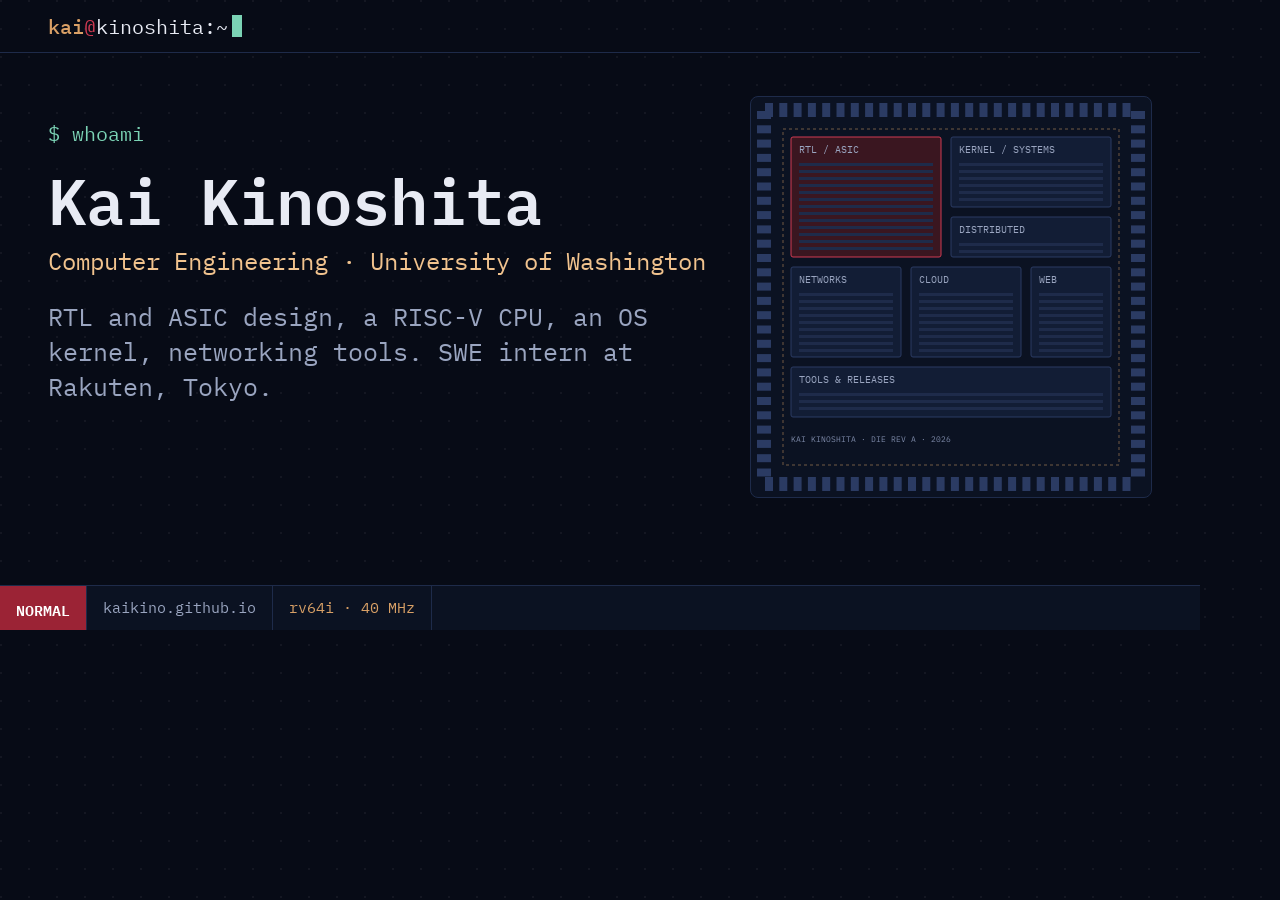
<file: tools/og.html>
<!doctype html><html lang="en"><head><meta charset="utf-8">
<link href="https://fonts.googleapis.com/css2?family=IBM+Plex+Mono:wght@400;500;600&display=swap" rel="stylesheet">
<style>
html,body{margin:0;width:1200px;height:630px;overflow:hidden}
body{background:#070b16;color:#e8ebf4;font-family:'IBM Plex Mono',monospace;position:relative;
 background-image:radial-gradient(circle at 1px 1px,rgba(255,255,255,.05) 1px,transparent 0);background-size:28px 28px}
.bar{position:absolute;left:0;right:0;top:0;height:52px;border-bottom:1px solid #1e2b4a;display:flex;align-items:center;padding:0 48px;font-family:'IBM Plex Mono',monospace;font-size:20px}
.bar b{color:#d9a066;font-weight:500}.bar .at{color:#cf3a52}.bar .cur{display:inline-block;width:10px;height:22px;background:#7bd3b5;vertical-align:-3px;margin-left:4px}
.main{position:absolute;left:48px;top:120px;width:700px}
.eye{font-family:'IBM Plex Mono',monospace;color:#7bd3b5;font-size:20px;margin-bottom:18px}
h1{font-size:64px;line-height:1.1;margin:0 0 10px;font-weight:600}
.sub{font-size:24px;color:#f1c38e;margin:0 0 22px}
p{font-size:25px;line-height:1.4;color:#9aa5c0;margin:0;max-width:620px}
.foot{position:absolute;left:0;right:0;bottom:0;height:44px;background:#0b1222;border-top:1px solid #1e2b4a;display:flex;font-family:'IBM Plex Mono',monospace;font-size:15px;color:#9aa5c0}
.foot span{padding:12px 16px;border-right:1px solid #1e2b4a}.foot .m{background:#9b2335;color:#fff;font-weight:600}.foot .cu{color:#d9a066}
svg{position:absolute;right:48px;top:96px;width:400px;height:400px;background:#0b1222;border:1px solid #1e2b4a;border-radius:8px}
.blk{fill:#121d35;stroke:#2b3b63}.on{fill:#3a1620;stroke:#cf3a52}.pad{fill:#2b3b63}text{font-family:'IBM Plex Mono',monospace;font-size:10px;fill:#9aa5c0}
</style></head><body>
<div class="bar"><b>kai</b><span class="at">@</span>kinoshita:~<span class="cur"></span></div>
<div class="main"><div class="eye">$ whoami</div>
<h1>Kai Kinoshita</h1>
<div class="sub">Computer Engineering · University of Washington</div>
<p>RTL and ASIC design, a RISC-V CPU, an OS kernel, networking tools. SWE intern at Rakuten, Tokyo.</p></div>
<svg viewBox="0 0 400 400">
<g id="pads"></g>
<rect x="32" y="32" width="336" height="336" fill="none" stroke="#d9a066" stroke-dasharray="3 3" opacity=".5"/>
<rect class="blk on" x="40" y="40" width="150" height="120" rx="2"/><text x="48" y="56">RTL / ASIC</text>
<rect class="blk" x="200" y="40" width="160" height="70" rx="2"/><text x="208" y="56">KERNEL / SYSTEMS</text>
<rect class="blk" x="200" y="120" width="160" height="40" rx="2"/><text x="208" y="136">DISTRIBUTED</text>
<rect class="blk" x="40" y="170" width="110" height="90" rx="2"/><text x="48" y="186">NETWORKS</text>
<rect class="blk" x="160" y="170" width="110" height="90" rx="2"/><text x="168" y="186">CLOUD</text>
<rect class="blk" x="280" y="170" width="80" height="90" rx="2"/><text x="288" y="186">WEB</text>
<rect class="blk" x="40" y="270" width="320" height="50" rx="2"/><text x="48" y="286">TOOLS &amp; RELEASES</text>
<text x="40" y="345" style="font-size:8px;fill:#7d89a8">KAI KINOSHITA · DIE REV A · 2026</text>
</svg>
<div class="foot"><span class="m">NORMAL</span><span>kaikino.github.io</span><span class="cu">rv64i · 40 MHz</span></div>
<script>
const g=document.getElementById('pads');for(let i=0;i<26;i++){const p=14+i*14.3;for(const [x,y,w,h] of [[p,6,8,14],[p,380,8,14],[6,p,14,8],[380,p,14,8]]){const r=document.createElementNS('http://www.w3.org/2000/svg','rect');r.setAttribute('class','pad');r.setAttribute('x',x);r.setAttribute('y',y);r.setAttribute('width',w);r.setAttribute('height',h);g.appendChild(r);}}
for(const rct of document.querySelectorAll('rect.blk')){const x=+rct.getAttribute('x'),y=+rct.getAttribute('y'),w=+rct.getAttribute('width'),h=+rct.getAttribute('height');for(let yy=y+26;yy<y+h-6;yy+=7){const r=document.createElementNS('http://www.w3.org/2000/svg','rect');r.setAttribute('x',x+8);r.setAttribute('y',yy);r.setAttribute('width',w-16);r.setAttribute('height',3);r.setAttribute('fill','#1e2b4a');rct.parentNode.insertBefore(r,rct.nextSibling.nextSibling);}}
</script>
</body></html>
</file>
<file: assets/style.css>
/* kaikino.github.io — dark navy + oxblood, TUI-ish */
:root{
  --bg:#070b16; --bg2:#0b1222; --panel:#0e1729; --panel2:#121d35; --line:#1e2b4a; --line2:#2b3b63;
  --text:#e8ebf4; --muted:#9aa5c0; --dim:#7d89a8;
  --ox:#9b2335; --ox2:#cf3a52; --cu:#d9a066; --cu2:#f1c38e; --sig:#7bd3b5; --amber:#f2c14e; --blue:#6ea8ff;
  --mono:'IBM Plex Mono',ui-monospace,SFMono-Regular,Menlo,monospace;
  --sans:var(--mono);
  --r:6px; --max:1120px;
}
*{box-sizing:border-box}
:focus-visible{outline:2px solid var(--sig);outline-offset:2px;border-radius:3px}
.sr-only{position:absolute;width:1px;height:1px;padding:0;margin:-1px;overflow:hidden;clip:rect(0,0,0,0);white-space:nowrap;border:0}
.skip{position:absolute;left:12px;top:-60px;z-index:100;background:var(--ox);color:#fff;font-family:var(--mono);font-size:.8rem;padding:8px 12px;border-radius:4px}
.skip:focus{top:8px;outline:2px solid #fff}
.no-js .js-only{display:none}
[hidden]{display:none!important}
html{scroll-behavior:smooth}
body{margin:0;min-height:100vh;display:flex;flex-direction:column;background:var(--bg);color:var(--text);font-family:var(--mono);font-size:15px;line-height:1.6;
  background-image:radial-gradient(circle at 1px 1px,rgba(255,255,255,.035) 1px,transparent 0);background-size:28px 28px;}
a{color:var(--cu2);text-decoration:none}
a:hover{color:#fff;text-decoration:underline;text-decoration-color:var(--ox2)}
::selection{background:var(--ox);color:#fff}
code,kbd,pre,.mono{font-family:var(--mono)}
h1,h2,h3{font-weight:600;letter-spacing:0;margin:0 0 .4em}
h1{font-size:clamp(1.5rem,3.2vw,2.1rem);line-height:1.2}
h2{font-size:1.15rem}
h3{font-size:1rem}
.sec-head h2::before{content:'## ';color:var(--ox2);font-weight:500}
.page-head h1::before{content:'# ';color:var(--ox2);font-weight:500}
/* tui window frame */
.tui{position:relative;border:1px solid var(--line2);border-radius:2px;padding:22px 22px 20px;background:rgba(7,11,22,.75)}
.tui>.ttl{position:absolute;top:-.75em;left:14px;background:var(--bg);padding:0 8px;font-size:.78rem;color:var(--sig)}
.tui>.ttl::before{content:'┤ ';color:var(--line2)}.tui>.ttl::after{content:' ├';color:var(--line2)}
.wrap{max-width:var(--max);margin:0 auto;padding:0 20px;min-width:0}
.muted{color:var(--muted)}
.dim{color:var(--dim)}
.cu{color:var(--cu)} .ox{color:var(--ox2)} .sig{color:var(--sig)} .amber{color:var(--amber)}
.small{font-size:.85rem}
main{flex:1;min-width:0;width:100%}
hr{border:0;border-top:1px dashed var(--line2);margin:2rem 0}

/* top bar */
.top{position:sticky;top:0;z-index:50;background:rgba(7,11,22,.82);backdrop-filter:blur(10px);-webkit-backdrop-filter:blur(10px);border-bottom:1px solid var(--line)}
.top .wrap{display:flex;align-items:center;justify-content:space-between;height:52px;gap:16px}
.brand{font-family:var(--mono);font-size:.95rem;color:var(--text);white-space:nowrap}
.brand b{color:var(--cu)} .brand .at{color:var(--ox2)}
.brand .cur{display:inline-block;width:.55em;height:1em;background:var(--sig);vertical-align:-2px;margin-left:3px;animation:blink 1.1s steps(1) infinite}
@keyframes blink{50%{opacity:0}}
.nav{display:flex;gap:4px;font-family:var(--mono);font-size:.82rem;min-width:0;overflow-x:auto;white-space:nowrap;scrollbar-width:none}
.nav::-webkit-scrollbar{display:none}
.nav a{padding:7px 10px;border-radius:4px;color:var(--muted);border:1px solid transparent;min-height:32px;display:inline-flex;align-items:center}
.nav a:hover{color:var(--text);text-decoration:none;border-color:var(--line2)}
.nav a.active{color:var(--text);background:var(--panel2);border-color:var(--line2)}
.nav a.active::before{content:'▸ ';color:var(--ox2)}
@media(max-width:600px){.nav{font-size:.76rem}.nav a{padding:5px 6px}.brand span.full{display:none}.nav a.active::before{content:''}}

/* status bar footer */
.status{margin-top:5rem;border-top:1px solid var(--line);background:var(--bg2)}
.status .wrap{display:flex;flex-wrap:wrap;gap:0;font-family:var(--mono);font-size:.74rem;height:auto;min-height:34px;align-items:center}
.status span{padding:9px 10px;border-right:1px solid var(--line);color:var(--muted)}
.status span.mode{background:var(--ox);color:#fff;font-weight:600}
.status span.cu{color:var(--cu)}
.status .spacer{flex:1;border:0}
.status a{color:var(--muted)} .status a:hover{color:#fff}

/* hero */
.hero{position:relative;min-height:calc(100vh - 52px);display:flex;align-items:center;overflow:hidden;border-bottom:1px solid var(--line)}
.hero canvas{position:absolute;inset:0;width:100%;height:100%;display:block}
.hero .wrap{position:relative;padding-top:60px;padding-bottom:60px;width:100%}
.hero .eyebrow{color:var(--muted);font-size:.85rem;margin-bottom:10px}
.hero .eyebrow::before{content:'$ ';color:var(--ox2)}
.hero .wrap>.tui{max-width:720px}
.hero h1{margin-bottom:4px}
.hero h1 .cur{display:inline-block;width:.55em;height:1em;background:var(--sig);vertical-align:-2px;margin-left:4px;animation:blink 1.1s steps(1) infinite}
.hero .sub{color:var(--cu2);margin:0 0 14px;font-size:.95rem}
.hero p.lede{max-width:580px;font-size:.95rem;color:var(--muted);margin:0 0 20px}
.hero .cta{display:flex;flex-wrap:wrap;gap:10px}
.btn{display:inline-flex;align-items:center;gap:8px;font-family:var(--mono);font-size:.85rem;padding:9px 14px;border-radius:var(--r);border:1px solid var(--line2);color:var(--text);background:rgba(14,23,41,.7)}
.btn:hover{text-decoration:none;border-color:var(--cu);color:#fff;background:var(--panel2)}
.btn.primary{background:var(--ox);border-color:var(--ox2);color:#fff}
.btn.primary:hover{background:var(--ox2)}
.btn.sm{padding:5px 10px;font-size:.78rem}
.chips{display:flex;flex-wrap:wrap;gap:8px;margin:20px 0 0;padding:0;list-style:none}
.chip{font-family:var(--mono);font-size:.74rem;color:var(--muted);border:1px dashed var(--line2);padding:4px 9px;border-radius:999px;background:rgba(7,11,22,.6)}
.chip b{color:var(--sig);font-weight:500}
.scrollhint{position:absolute;bottom:18px;left:50%;transform:translateX(-50%);font-family:var(--mono);font-size:.72rem;color:var(--dim);animation:bob 2s ease-in-out infinite}
@keyframes bob{50%{transform:translate(-50%,6px)}}

/* sections */
section.block{padding:64px 0}
.sec-head{display:flex;align-items:baseline;justify-content:space-between;gap:16px;margin-bottom:22px;flex-wrap:wrap}
.sec-head .num{display:none}
.sec-head a.more{font-family:var(--mono);font-size:.82rem}
.grid{display:grid;gap:16px}
.grid.c2{grid-template-columns:repeat(auto-fit,minmax(300px,1fr))}
.grid.c3{grid-template-columns:repeat(auto-fit,minmax(260px,1fr))}

.card{background:var(--panel);border:1px solid var(--line);border-radius:var(--r);padding:16px 16px 14px;position:relative;transition:border-color .2s,transform .2s}
.card:hover{border-color:var(--line2);transform:translateY(-2px)}
.card .tag{font-family:var(--mono);font-size:.7rem;color:var(--muted);text-transform:uppercase;letter-spacing:.08em}
.card h3,.card h2{margin:6px 0 6px;font-size:1rem}
.card h3 a,.card h2 a{color:var(--text)}
.card p{margin:0 0 8px;color:var(--muted);font-size:.86rem;line-height:1.55}
.card .stack{display:flex;flex-wrap:wrap;gap:6px;margin-top:auto}
.card .stack span{font-family:var(--mono);font-size:.7rem;color:var(--cu);border:1px solid rgba(217,160,102,.25);padding:2px 7px;border-radius:3px}
.card .corner{position:absolute;top:10px;right:12px;font-family:var(--mono);font-size:.7rem;color:var(--dim)}
.card.feat{border-left:3px solid var(--ox)}
.card ul{margin:6px 0 0;padding-left:18px;color:var(--muted);font-size:.86rem}
.card li{margin:3px 0}
.card .more{margin:0 0 4px}
.card .more summary{cursor:pointer;font-family:var(--mono);font-size:.74rem;color:var(--sig);list-style:none;display:inline-block;padding:2px 0}
.card .more summary::-webkit-details-marker{display:none}
.card .more summary::before{content:'▸ ';color:var(--dim)}
.card .more[open] summary::before{content:'▾ '}

/* screenshots */
.card .shot{display:block;margin:8px 0 10px;border:1px solid var(--line);border-radius:4px;overflow:hidden;background:#000}
.card .shot img{display:block;width:100%;height:auto;aspect-ratio:16/9;object-fit:cover;transition:transform .3s}
.card .shot:hover img{transform:scale(1.03)}
.card .shot.contain{background:#f4f4f6}.card .shot.contain img{object-fit:contain}
.card .shots{display:grid;grid-template-columns:repeat(4,1fr);gap:5px;margin:8px 0 10px}
.card .shots .shot img{aspect-ratio:4/3}
.card .shots .shot{margin:0}
#lightbox{position:fixed;inset:0;z-index:100;background:rgba(7,11,22,.92);display:none;align-items:center;justify-content:center;flex-direction:column;gap:12px;padding:24px;cursor:zoom-out}
#lightbox.on{display:flex}
#lightbox img{max-width:100%;max-height:85vh;border:1px solid var(--line2);border-radius:4px}
#lightbox .cap{font-family:var(--mono);font-size:.8rem;color:var(--muted)}
#lightbox .close{position:absolute;top:14px;right:14px;font-family:var(--mono);font-size:.8rem;background:var(--panel2);color:var(--text);border:1px solid var(--line2);border-radius:4px;padding:8px 12px;cursor:pointer}

/* floorplan */
.floor{display:grid;grid-template-columns:1fr;gap:18px;align-items:start}

.die{width:100%;max-width:460px;aspect-ratio:1;background:var(--bg2);border:1px solid var(--line);border-radius:var(--r);display:block}
.die .blk{fill:#121d35;stroke:#2b3b63;stroke-width:1;cursor:pointer;transition:fill .15s}
.die .blk:hover,.die .blk.on{fill:#3a1620;stroke:var(--ox2)}
.die g:focus{outline:none}.die g:focus-visible .blk{stroke:var(--sig);stroke-width:2}
.die text{font-family:var(--mono);font-size:9px;fill:var(--muted);pointer-events:none}
.die .blk.on + text,.die g:hover text{fill:#fff}
.die .pad{fill:#2b3b63}
.die .core{fill:none;stroke:var(--cu);stroke-dasharray:3 3;opacity:.5}
.die .wire{stroke:var(--cu);stroke-width:.8;opacity:.35;fill:none}
.floor-info{min-height:200px}
.floor-info h3{font-family:var(--mono);font-weight:500;color:var(--cu2)}
.floor-info h3::before{content:'▣ ';color:var(--ox2)}
.floor-info .links{display:flex;flex-wrap:wrap;gap:8px;margin-top:12px}

/* generic page header */
.page-head{padding:56px 0 24px;border-bottom:1px solid var(--line);margin-bottom:28px}
.page-head h1{font-size:clamp(1.4rem,3vw,1.9rem)}
.page-head p{color:var(--muted);max-width:640px;margin:0}

/* filters */
.filters{display:flex;flex-wrap:wrap;gap:8px;margin:0 0 22px;font-family:var(--mono);font-size:.78rem}
.filters button{background:transparent;border:1px solid var(--line2);color:var(--muted);padding:7px 12px;min-height:32px;border-radius:999px;cursor:pointer;font:inherit}
.filters button:hover{color:var(--text);border-color:var(--cu)}
.filters button.on{background:var(--ox);border-color:var(--ox2);color:#fff}
.count{font-family:var(--mono);font-size:.78rem;color:var(--dim);margin-left:auto;align-self:center}

/* timeline (experience) */
.timing{background:var(--bg2);border:1px solid var(--line);border-radius:var(--r);padding:10px 6px;overflow-x:auto;max-width:100%;aspect-ratio:960/300}
.timing svg{display:block;min-width:720px;width:100%;height:auto}
.timing text{font-family:var(--mono);font-size:11px;fill:var(--muted)}
.timing .lbl{font-size:11.5px;fill:var(--text)}
.timing .grid{stroke:#1a2541;stroke-width:1}
.timing .gridq{stroke:#14203a;stroke-width:1;stroke-dasharray:2 4}
.timing .sigline{fill:none;stroke-width:2;stroke-linejoin:round;stroke-linecap:round}
.timing .sigfill{opacity:.12}
.timing .hit{fill:transparent;cursor:pointer}
.timing g.row:focus{outline:none}.timing g.row:focus-visible .hit{stroke:var(--sig);stroke-width:2;stroke-dasharray:3 2}
.timing .hit:hover + .sigline,.timing g.row.on .sigline{filter:drop-shadow(0 0 5px currentColor)}
.timing .now{stroke:var(--ox2);stroke-width:1.5;stroke-dasharray:4 3}
.timing .clk{stroke:var(--dim);stroke-width:1.5;fill:none}
.tip{font-family:var(--mono);font-size:.78rem;color:var(--muted);margin:10px 4px 0;min-height:1.4em}
.tip b{color:var(--cu2);font-weight:500}
.xp{display:grid;grid-template-columns:150px 1fr;gap:18px;padding:22px 0;border-bottom:1px dashed var(--line2)}
@media(max-width:640px){.xp{grid-template-columns:1fr;gap:6px}}
.xp .when{font-family:var(--mono);font-size:.8rem;color:var(--muted);padding-top:4px}
.xp .when b{display:block;color:var(--sig);font-weight:500}
.xp h2{margin:0;font-size:1rem}
.xp h2 span{color:var(--muted);font-weight:400}
.xp ul{margin:8px 0 0;padding-left:18px;color:var(--muted);font-size:.88rem}
.xp li{margin:5px 0}
.xp.on h2{color:var(--cu2)}
.certs{display:flex;flex-wrap:wrap;gap:8px;margin:10px 0 0;padding:0;list-style:none}
.certs li{font-family:var(--mono);font-size:.76rem;border:1px solid var(--line2);padding:5px 10px;border-radius:4px;color:var(--text)}
.certs li::before{content:'✓ ';color:var(--sig)}

/* lab (riscv sim) */
.lab{display:grid;grid-template-columns:minmax(300px,400px) minmax(0,1fr);gap:18px;align-items:start}
.lab>div,.panel,.grid>*{min-width:0}
@media(max-width:900px){.lab{grid-template-columns:1fr}}
.panel{background:var(--panel);border:1px solid var(--line);border-radius:var(--r);overflow:hidden}
.panel .ph{display:flex;align-items:center;gap:10px;padding:8px 12px;border-bottom:1px solid var(--line);font-family:var(--mono);font-size:.76rem;color:var(--muted);background:var(--bg2)}
.panel .ph b{color:var(--text);font-weight:500}
.panel .ph .right{margin-left:auto;display:flex;gap:6px;align-items:center}
.panel .pb{padding:12px}
textarea.code{width:100%;min-height:340px;resize:vertical;background:var(--bg);color:var(--text);border:1px solid var(--line);border-radius:4px;font-family:var(--mono);font-size:.85rem;line-height:1.5;padding:10px;tab-size:4;outline:none}
textarea.code:focus{border-color:var(--cu)}
select,input[type=range]{font-family:var(--mono);font-size:.78rem;background:var(--bg);color:var(--text);border:1px solid var(--line2);border-radius:4px;padding:4px 6px}
.ctrl{display:flex;flex-wrap:wrap;gap:8px;align-items:center;margin-top:10px}
.ctrl button{font-family:var(--mono);font-size:.8rem;padding:7px 12px;border-radius:4px;border:1px solid var(--line2);background:var(--panel2);color:var(--text);cursor:pointer}
.ctrl button:hover{border-color:var(--cu)}
.ctrl button.primary{background:var(--ox);border-color:var(--ox2)}
.ctrl button:disabled{opacity:.4;cursor:not-allowed}
.ctrl label{font-family:var(--mono);font-size:.74rem;color:var(--muted);display:flex;gap:6px;align-items:center}
.err{font-family:var(--mono);font-size:.78rem;color:var(--ox2);margin-top:8px;min-height:1.2em;white-space:pre-wrap}
.stat{display:flex;flex-wrap:wrap;gap:14px;font-family:var(--mono);font-size:.76rem;color:var(--muted)}
.stat b{color:var(--sig);font-weight:500}
.pipe{overflow-x:auto}
table.pipe-t{border-collapse:collapse;font-family:var(--mono);font-size:.72rem;white-space:nowrap}
.pipe-t th,.pipe-t td{border:1px solid var(--line);padding:3px 6px;text-align:center;min-width:34px;height:26px}
.pipe-t th{color:var(--dim);font-weight:500;background:var(--bg2)}
.pipe-t td.ins{text-align:left;color:var(--text);min-width:180px;position:sticky;left:0;background:var(--panel);border-right:2px solid var(--line2)}
.pipe-t td.ins .pc{color:var(--dim);margin-right:8px}
.pipe-t td.cur{background:rgba(207,58,82,.06)}
.pipe-t th.cur{color:var(--ox2)}
.st{display:inline-block;padding:1px 5px;border-radius:3px;font-weight:500;min-width:30px}
.st.IF{background:#1b2a4d;color:#8fb3ff}.st.ID{background:#1d3b3a;color:#7bd3b5}.st.EX{background:#4a2a12;color:#f1c38e}
.st.MEM{background:#3a1a3f;color:#e2a2ee}.st.WB{background:#1f3a1f;color:#9be39b}
.st.stall{background:#2a2a2a;color:#9a9a9a;border:1px dashed #555}.st.flush{background:#4a1420;color:#ff7b8f;text-decoration:line-through}
.st.fwd::after{content:'↯';margin-left:2px;color:var(--amber)}
.regs{display:grid;grid-template-columns:repeat(auto-fill,minmax(118px,1fr));gap:4px;font-family:var(--mono);font-size:.72rem}
.regs div{display:flex;justify-content:space-between;gap:6px;padding:3px 7px;border:1px solid var(--line);border-radius:3px;background:var(--bg2);transition:background .3s}
.regs div span:first-child{color:var(--dim)}
.regs div.hot{background:#3a1620;border-color:var(--ox2)} .regs div.hot span{color:#fff}
.memv{display:grid;grid-template-columns:repeat(auto-fill,minmax(96px,1fr));gap:4px;font-family:var(--mono);font-size:.7rem}
.memv div{padding:2px 6px;border:1px solid var(--line);border-radius:3px;background:var(--bg2);display:flex;justify-content:space-between}
.memv div span:first-child{color:var(--dim)} .memv div.hot{border-color:var(--cu);color:var(--cu2)}
.wave{overflow-x:auto}.wave svg{display:block}
.wave text{font-family:var(--mono);font-size:10px;fill:var(--muted)}
.wave .w{fill:none;stroke-width:1.6;stroke-linejoin:round}
.wave .bus{fill:none;stroke:var(--cu);stroke-width:1.2}
.wave .busv{fill:var(--cu2);font-size:9px}
.help{font-size:.84rem;color:var(--muted)}
.help code{color:var(--cu2);font-size:.82rem}
.help details{margin-top:10px}
.help summary{cursor:pointer;font-family:var(--mono);font-size:.8rem;color:var(--sig)}
.help table{border-collapse:collapse;font-family:var(--mono);font-size:.74rem;margin-top:8px}
.help td{border:1px solid var(--line);padding:3px 8px;vertical-align:top}
.help td:first-child{color:var(--cu);white-space:nowrap}

/* about list */
.kv{display:grid;grid-template-columns:120px 1fr;gap:6px 16px;font-size:.9rem}
.kv dt{font-family:var(--mono);color:var(--dim);font-size:.8rem;padding-top:3px}
.kv dd{margin:0}
@media(max-width:520px){.kv{grid-template-columns:1fr}.kv dt{padding-top:8px}}

@media(prefers-reduced-motion:reduce){*{animation:none!important;transition:none!important;scroll-behavior:auto!important}html{scroll-behavior:auto}}
</file>
